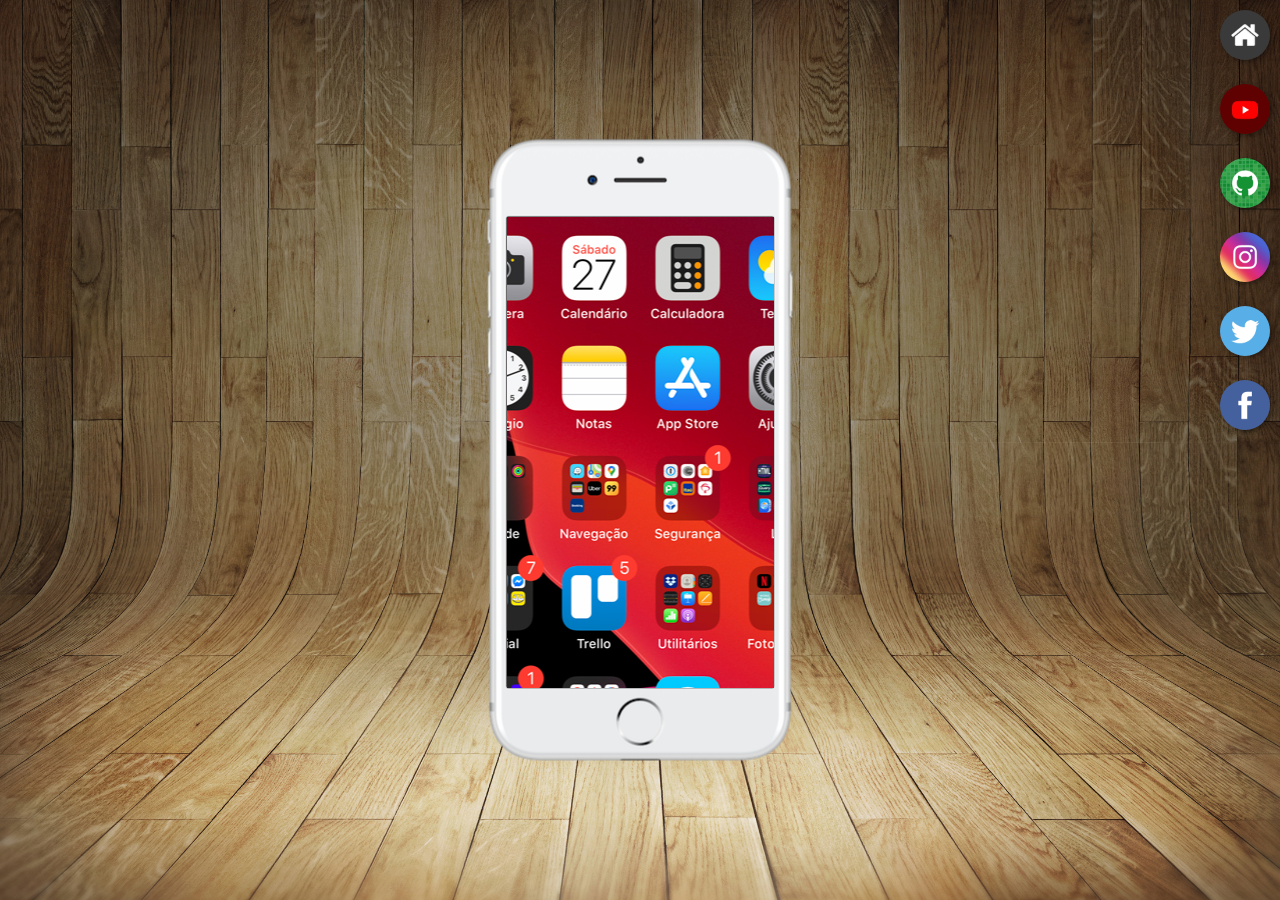
<file: index.html>
<!DOCTYPE html>
<html lang="pt-br">
<head>
    <meta charset="UTF-8">
    <meta name="viewport" content="width=device-width, initial-scale=1.0">
    <title>Projeto Redes Sociais</title>
    <link rel="shortcut icon" href="favicon.ico" type="image/x-icon">
    <link rel="stylesheet" href="estilos/style.css">
</head>
<body>
    <main>
        <section id="telefone">
            <iframe src="home.html" name="tela" id="tela" frameborder="0">
                Seu navegador não é compatível com isso.
            </iframe>
        </section>
        <section id="redes-sociais">
            <a href="home.html" target="tela"><img src="imagens/logo-home.jpg" alt="Home"></a><br>
            <a href="youtube.html" target="tela"><img src="imagens/logo-youtube.jpg" alt="Youtube"></a><br>
            <a href="github.html" target="tela"><img src="imagens/logo-github.jpg" alt="Github"></a><br>
            <a href="instagram.html" target="tela"><img src="imagens/logo-instagram.jpg" alt="Instagran"></a><br>
            <a href="twitter.html" target="tela"><img src="imagens/logo-twitter.jpg" alt="Twitter"></a><br>
            <a href="facebook.html" target="tela"><img src="imagens/logo-facebook.jpg" alt="Facebook"></a><br>
        </section>
    </main>
</body>
</html>
</file>
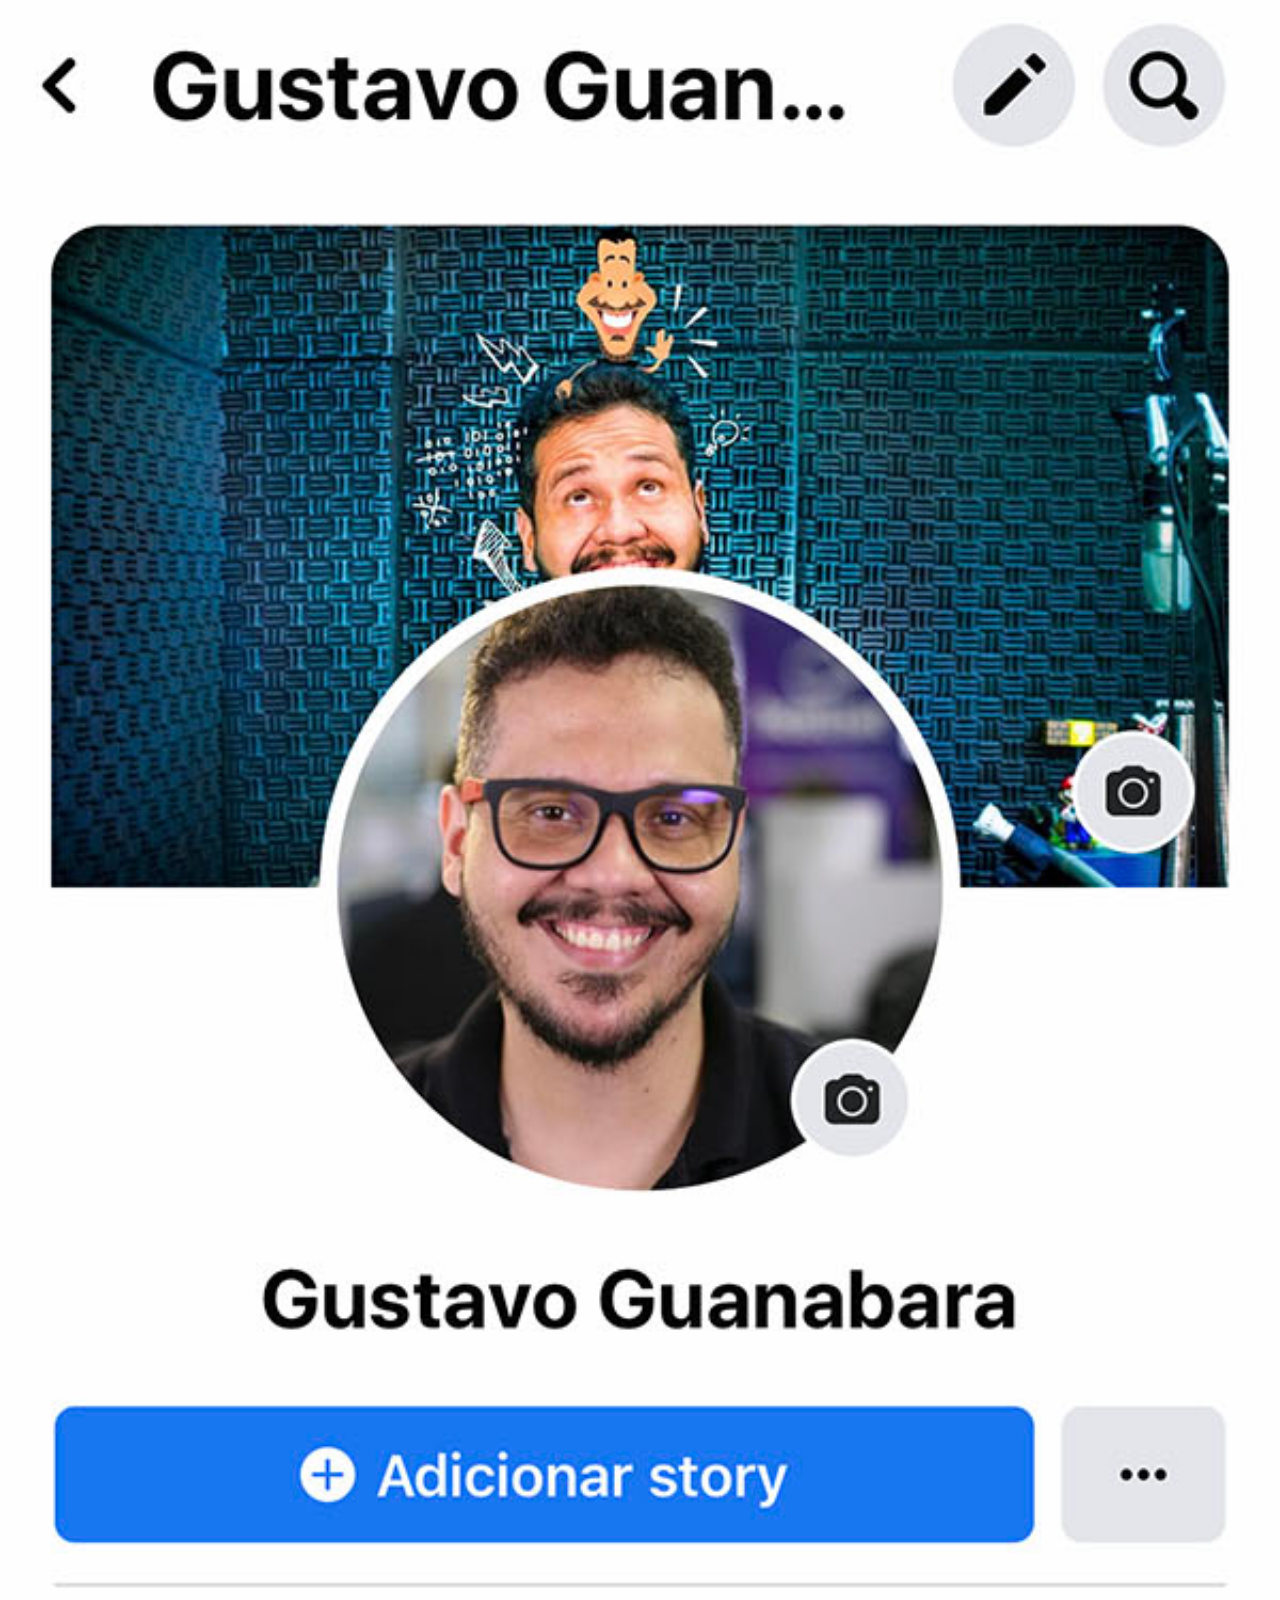
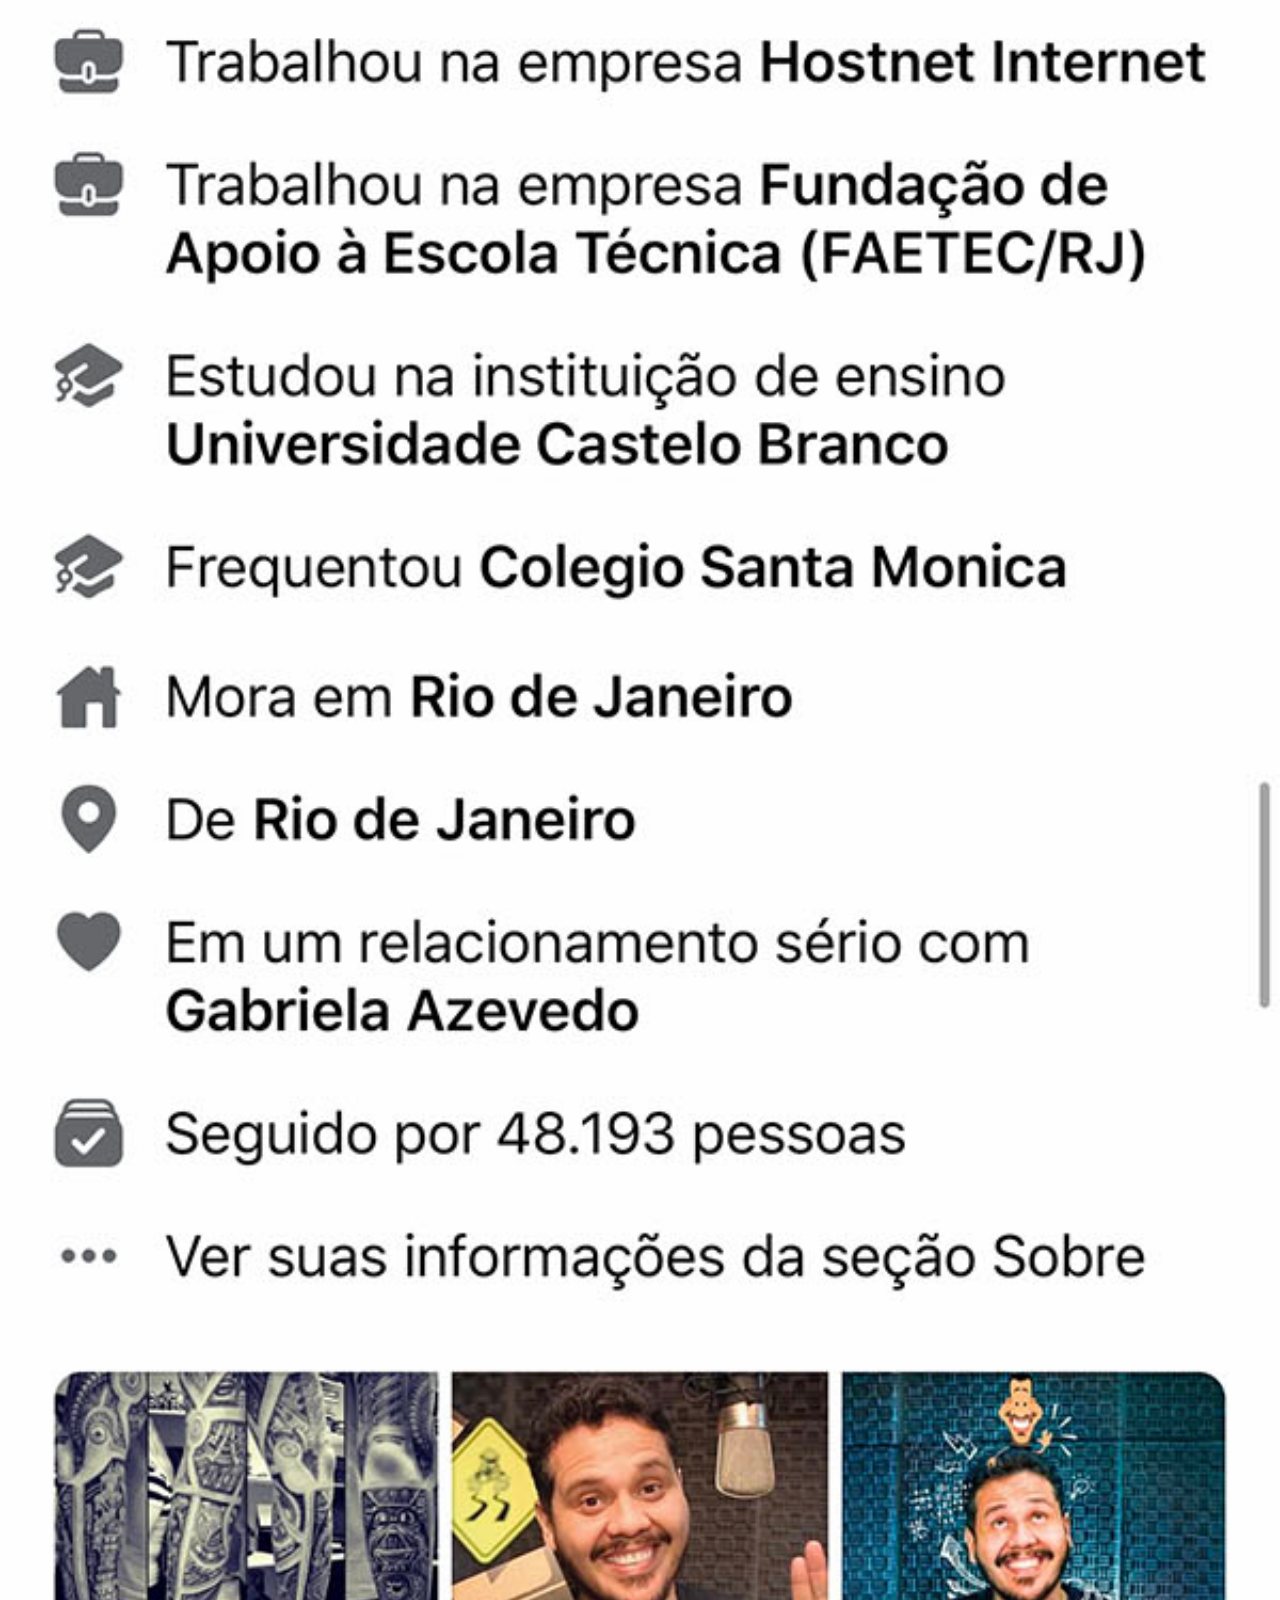
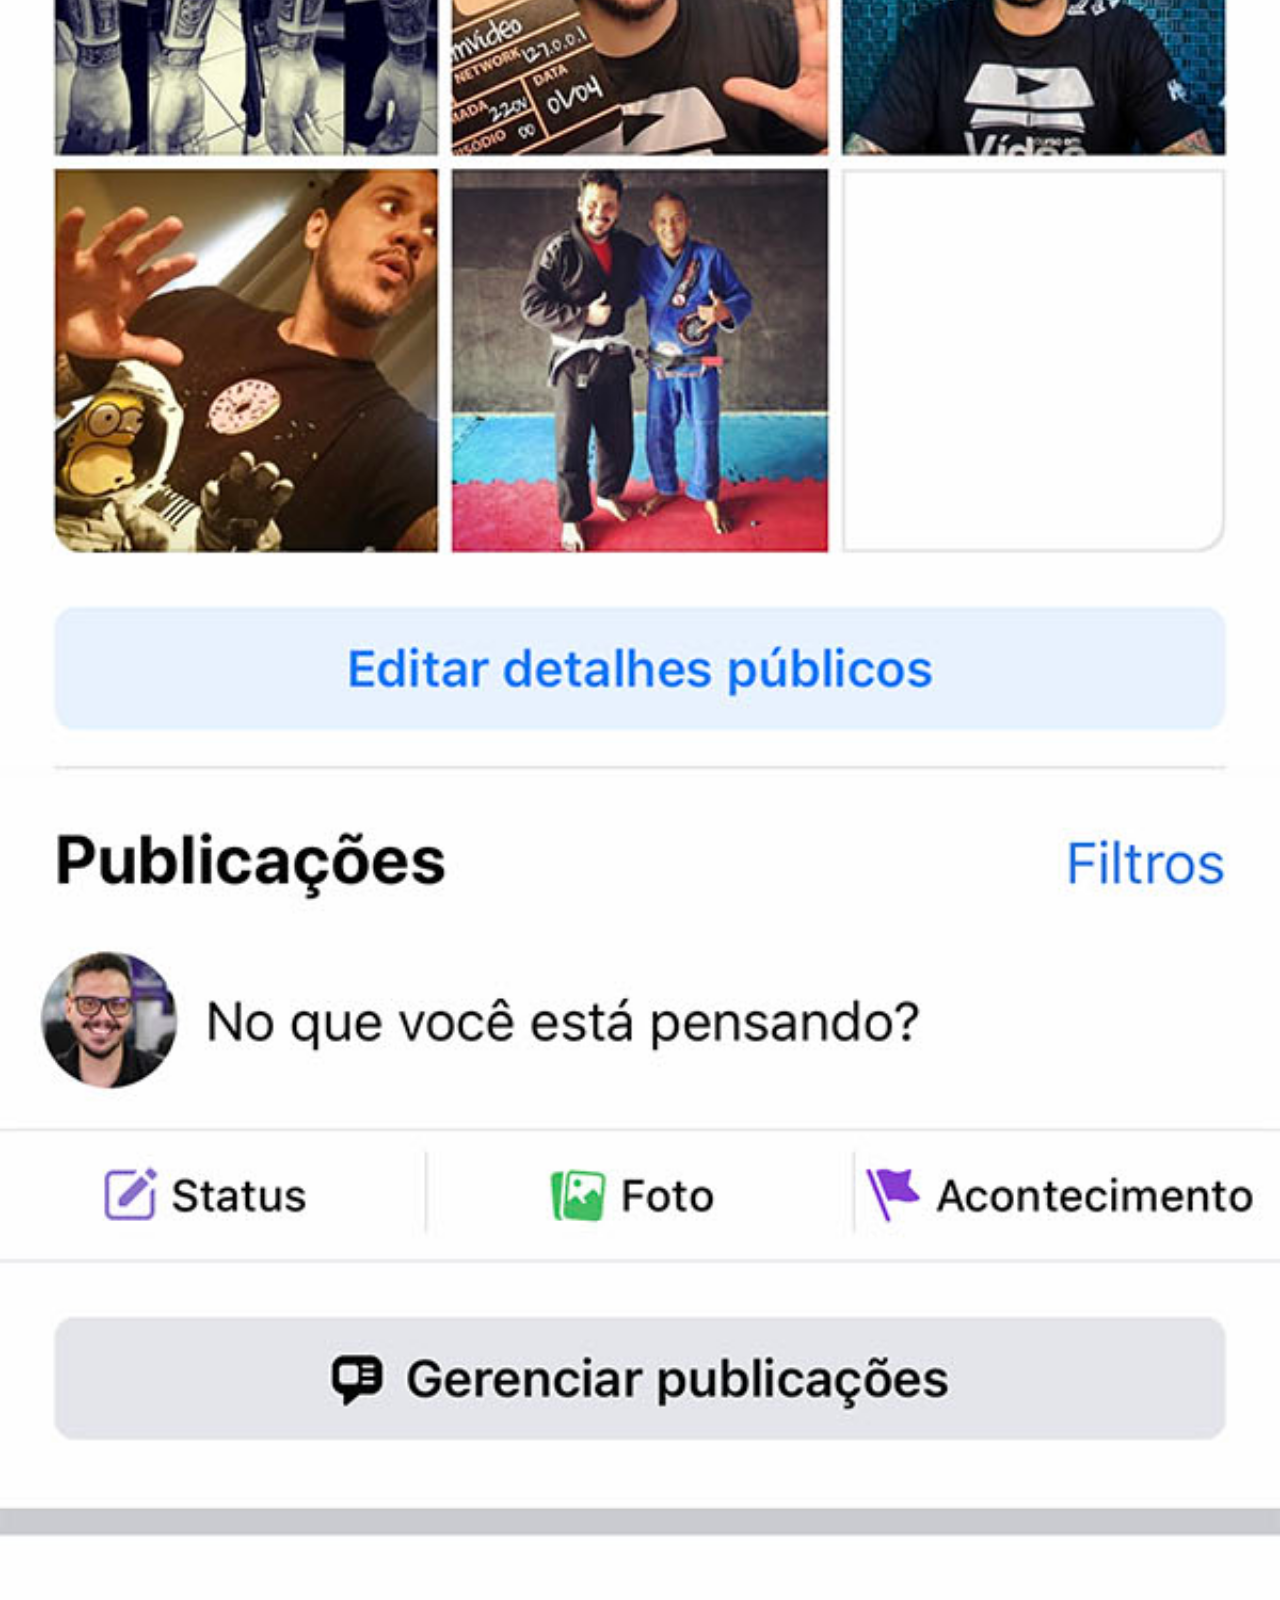
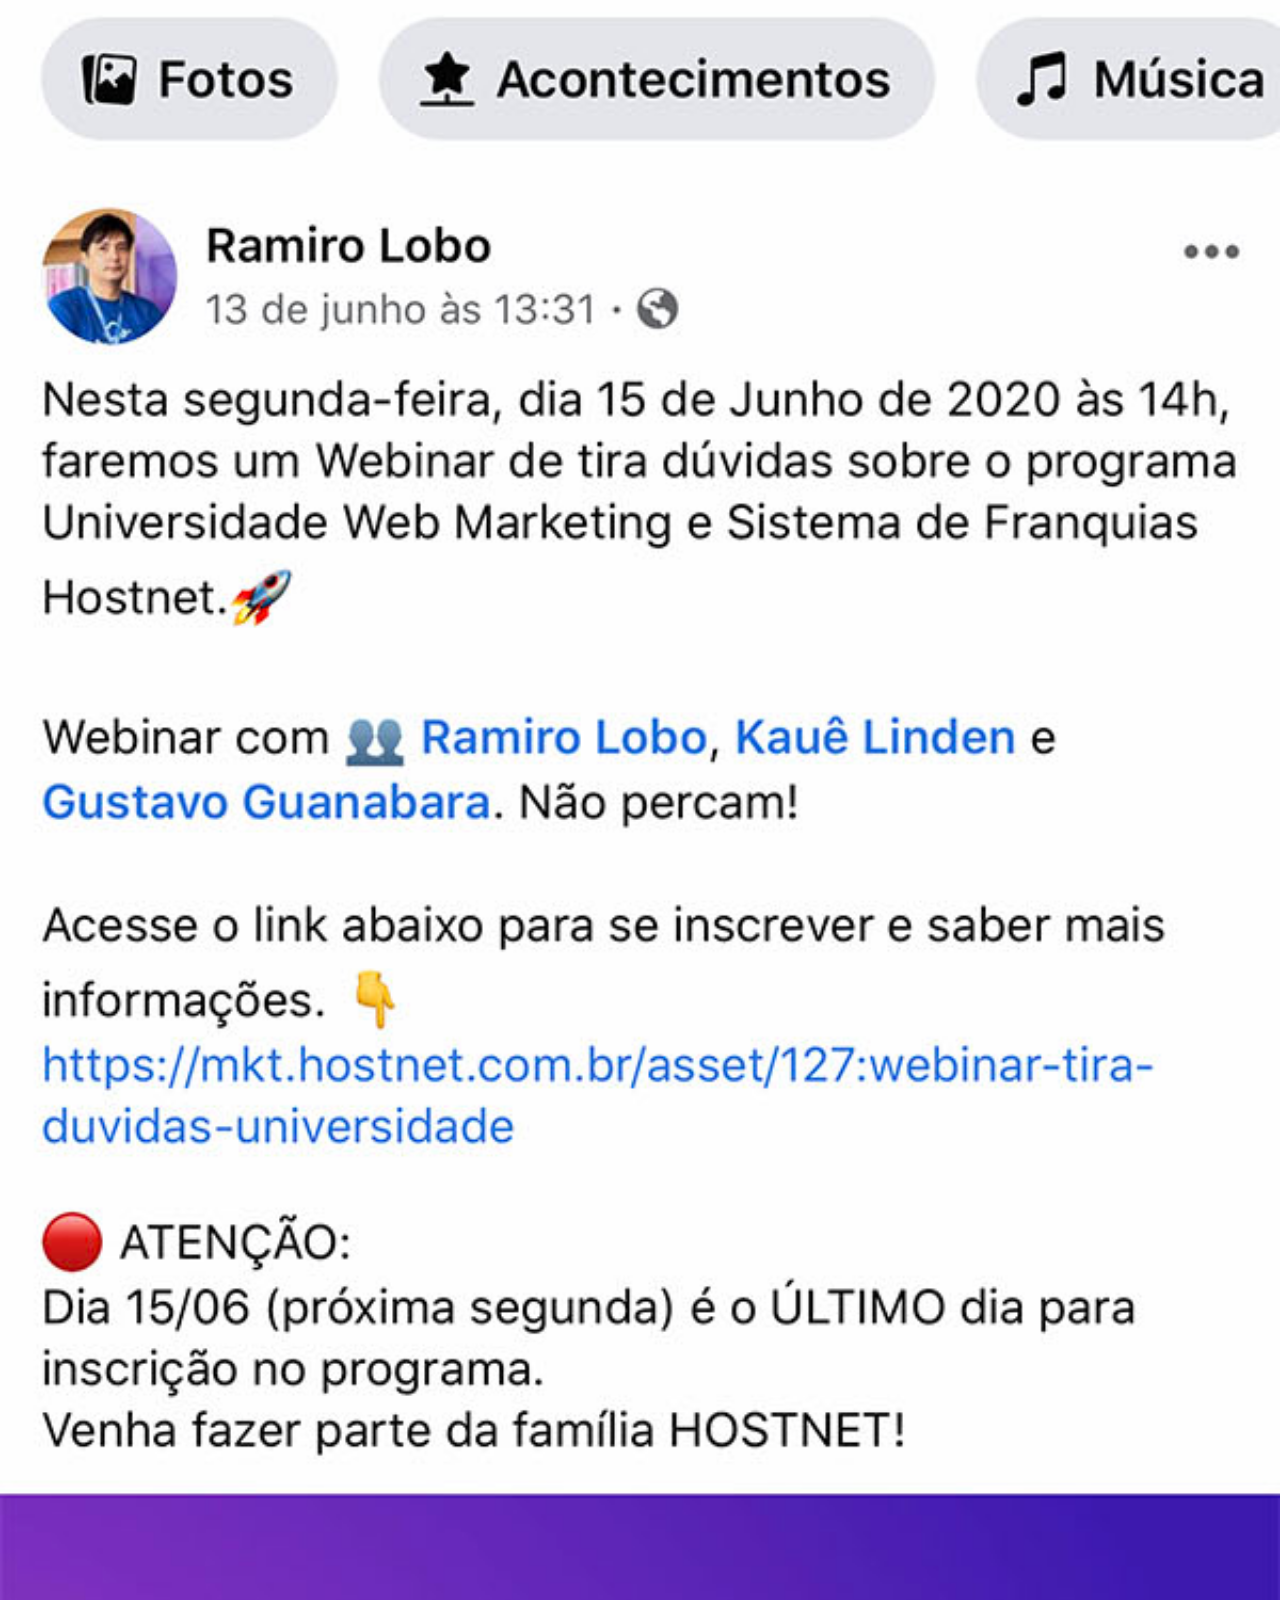
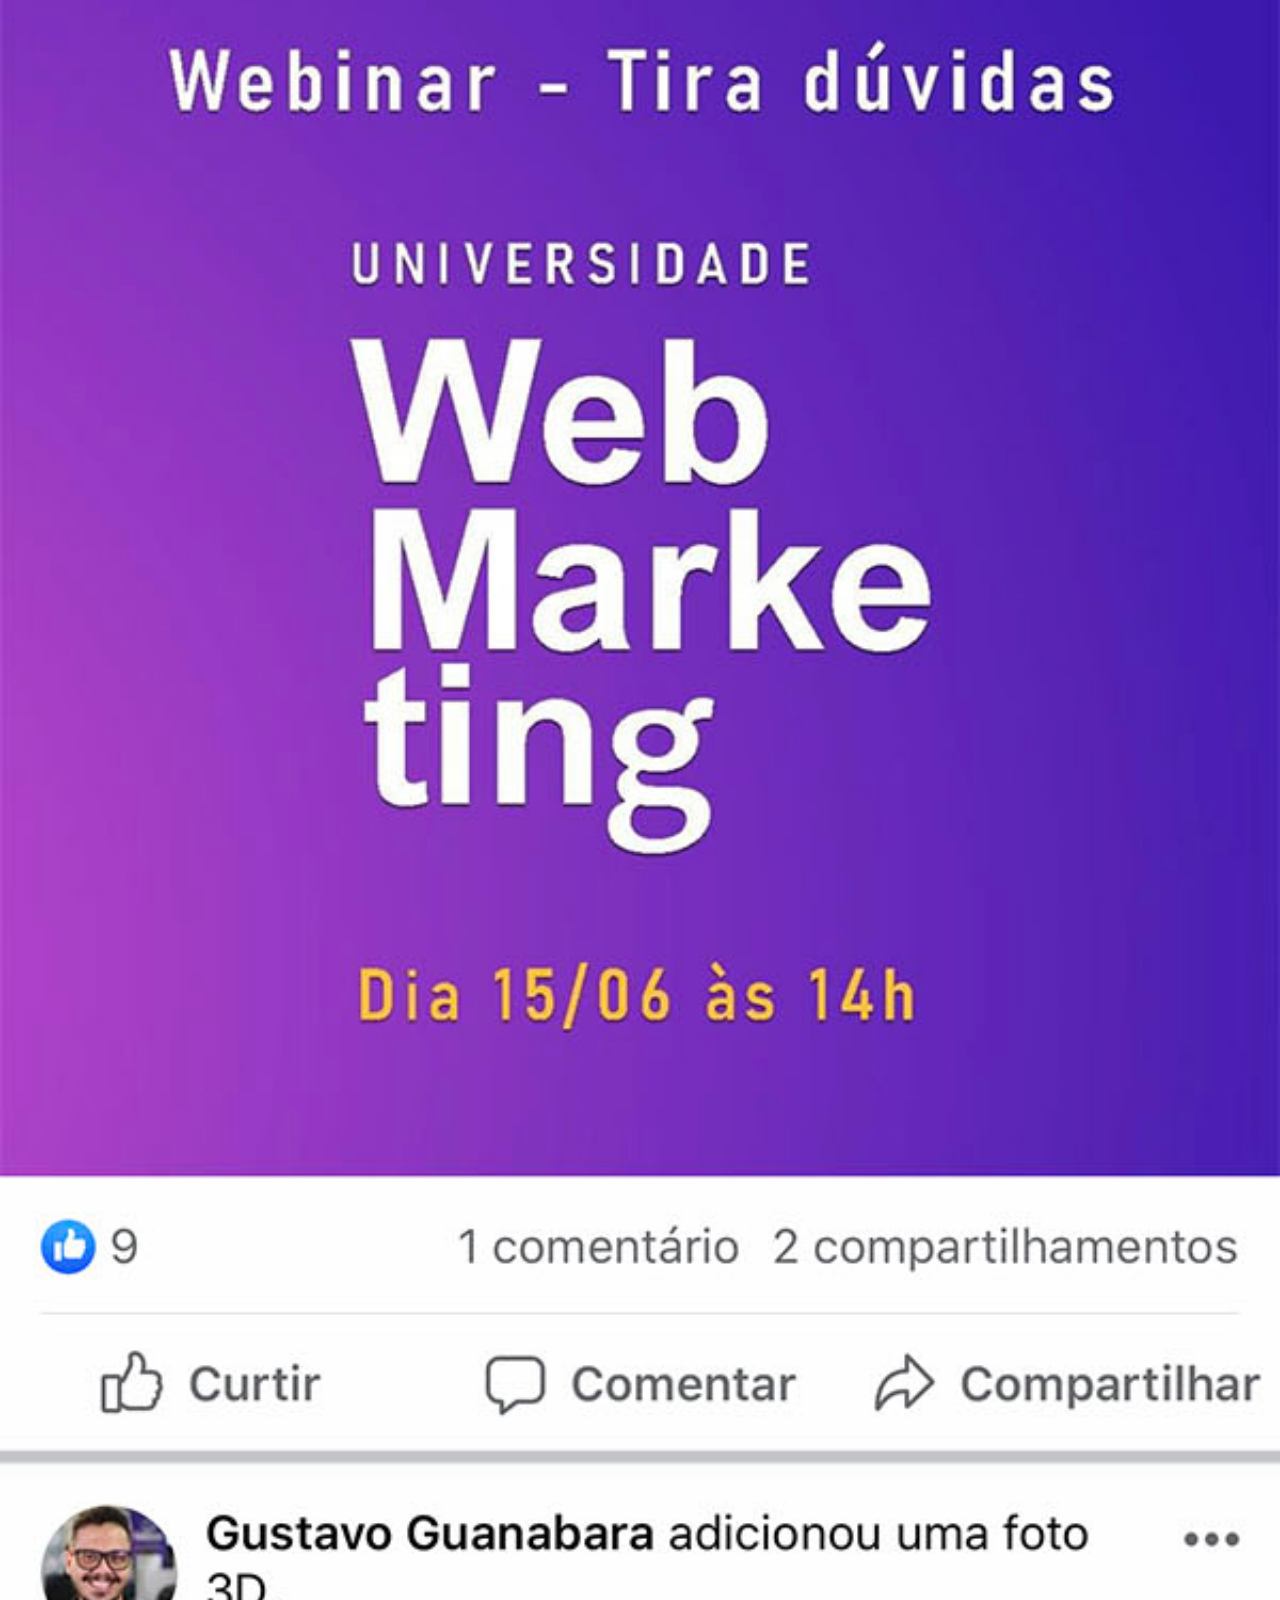
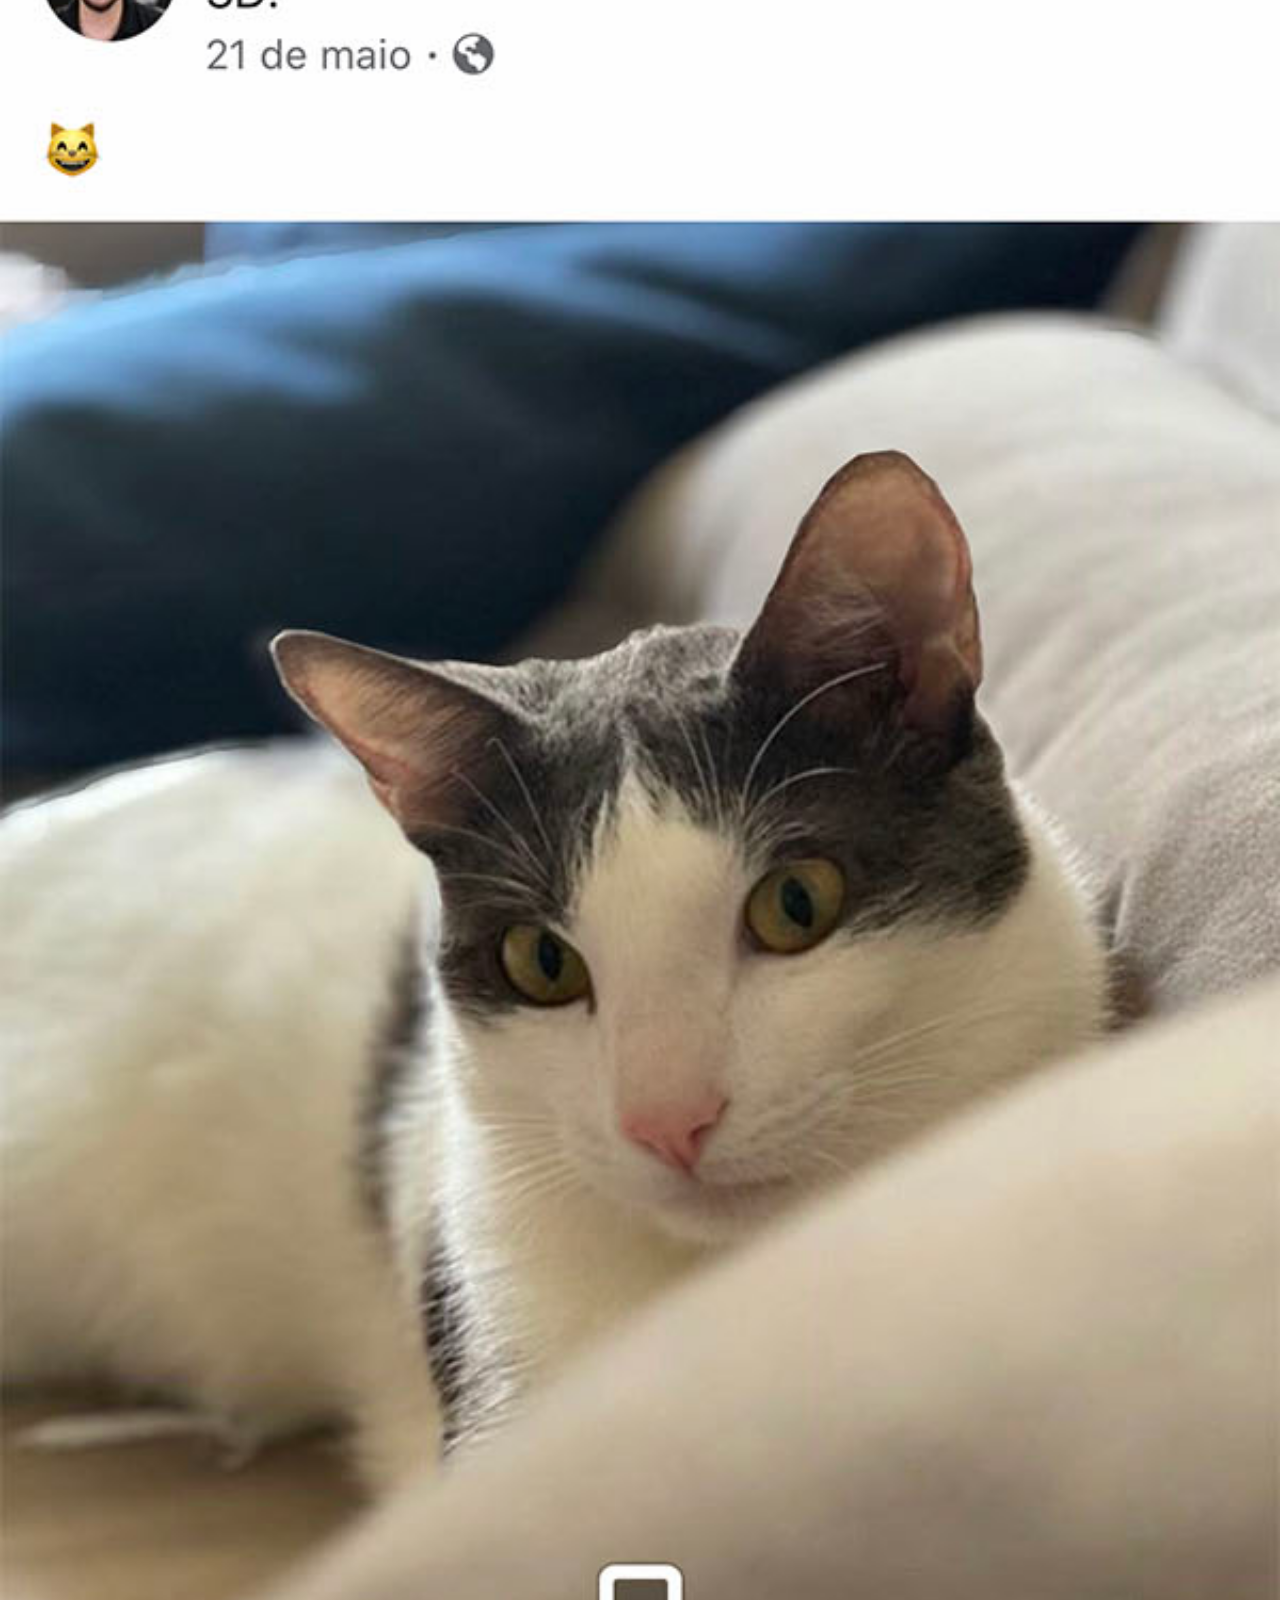
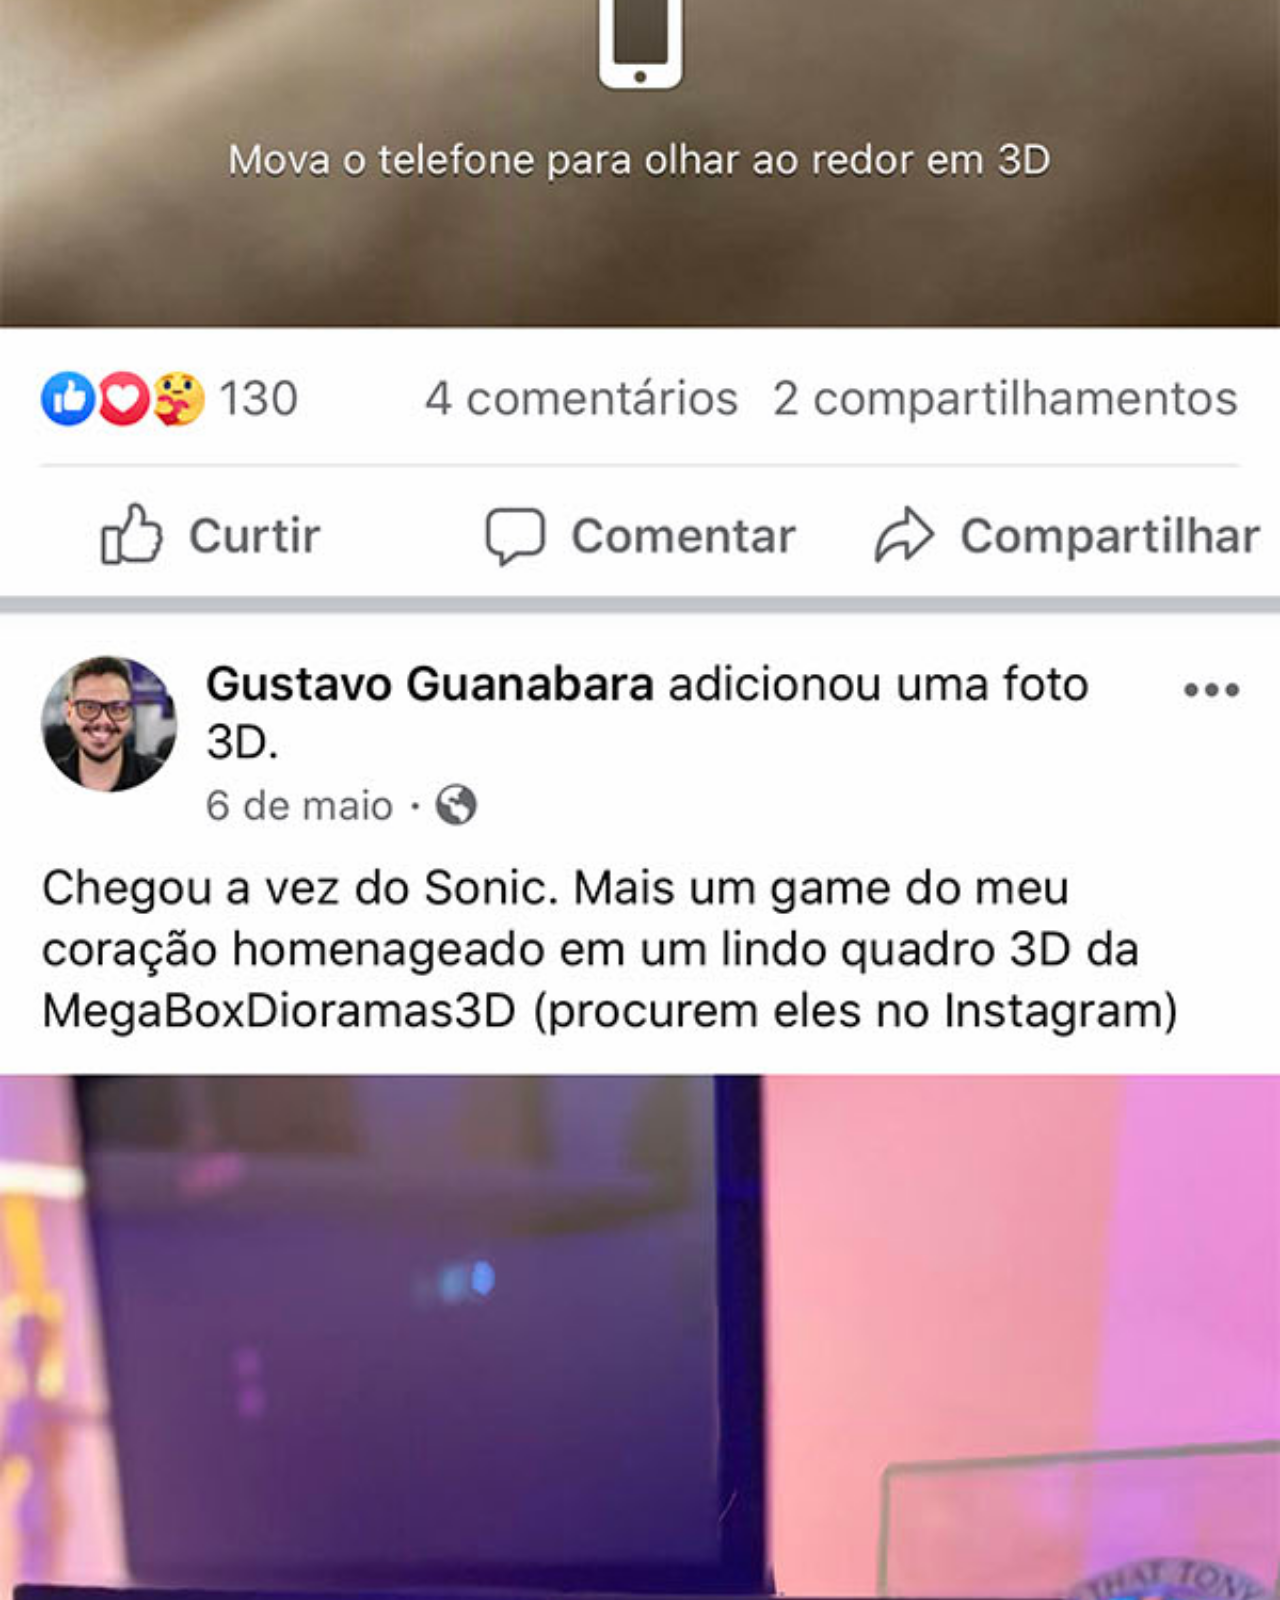
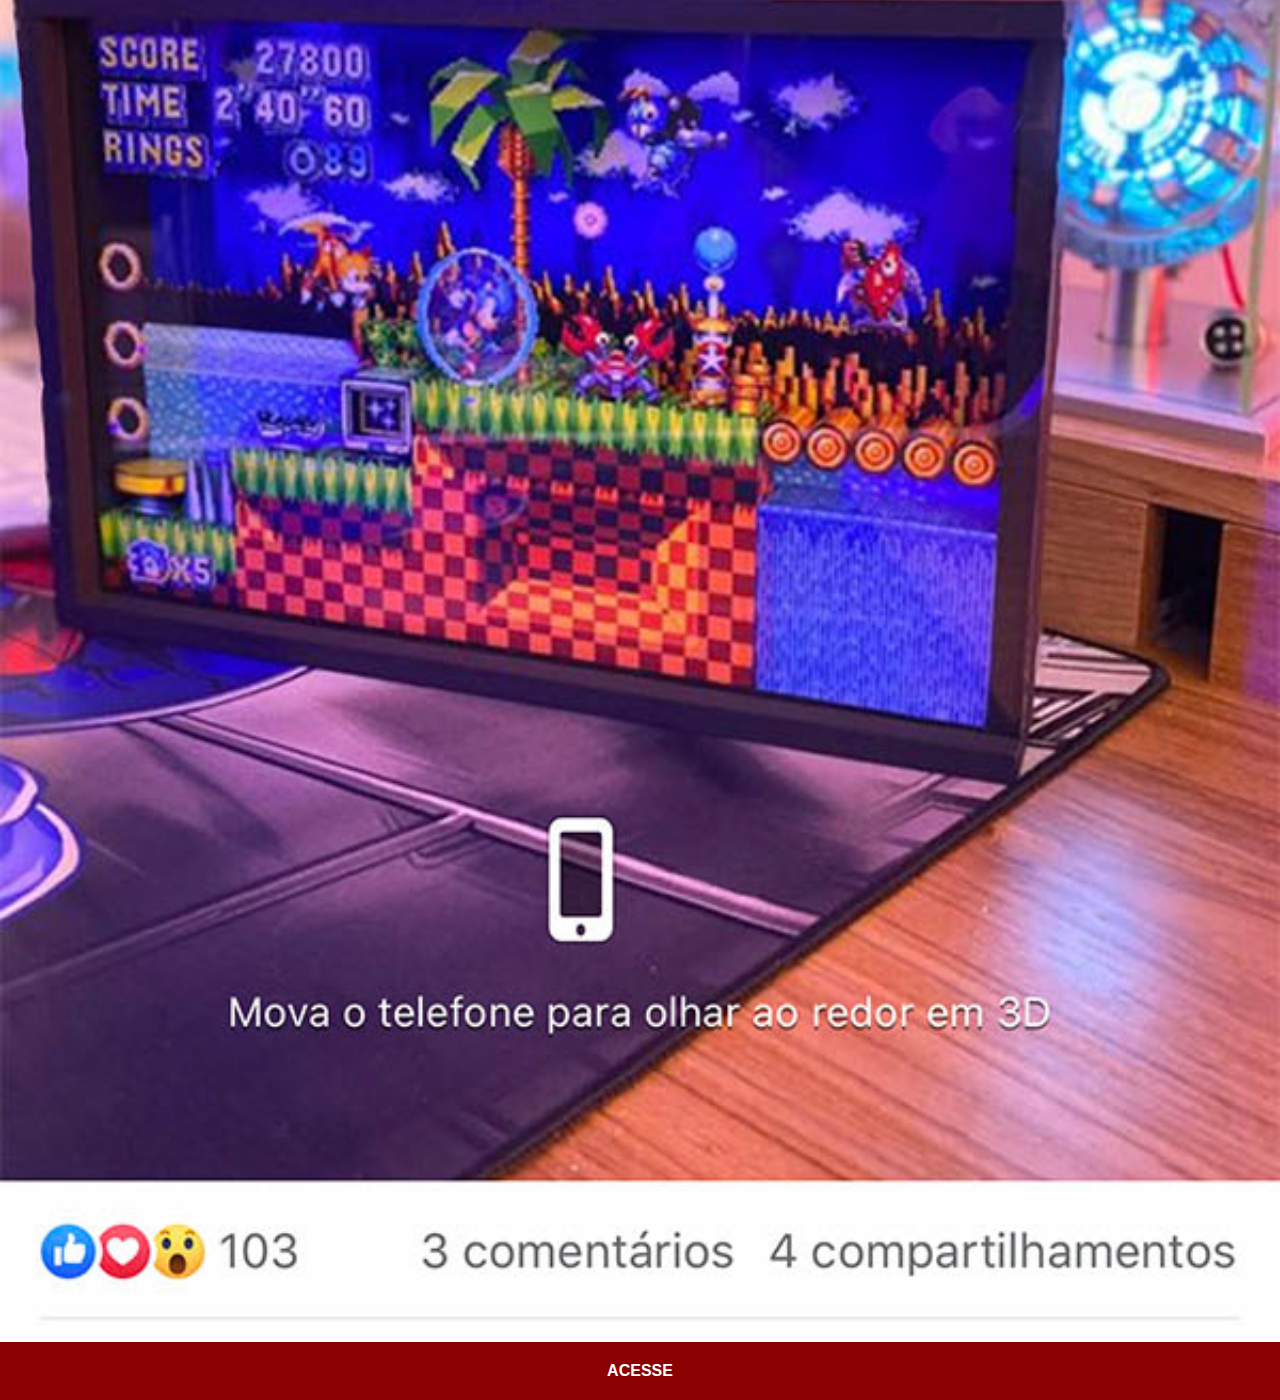
<file: facebook.html>
<!DOCTYPE html>
<html lang="pt-br">
<head>
    <meta charset="UTF-8">
    <meta name="viewport" content="width=device-width, initial-scale=1.0">
    <title>faceboook</title>
    <link rel="stylesheet" href="estilos/social.css">
</head>
<body>
    <img src="imagens/tela-facebook.jpg" alt="Facebook">
    <a href="https://www.facebook.com/" target="_blank">ACESSE</a>
</body>
</html>
</file>
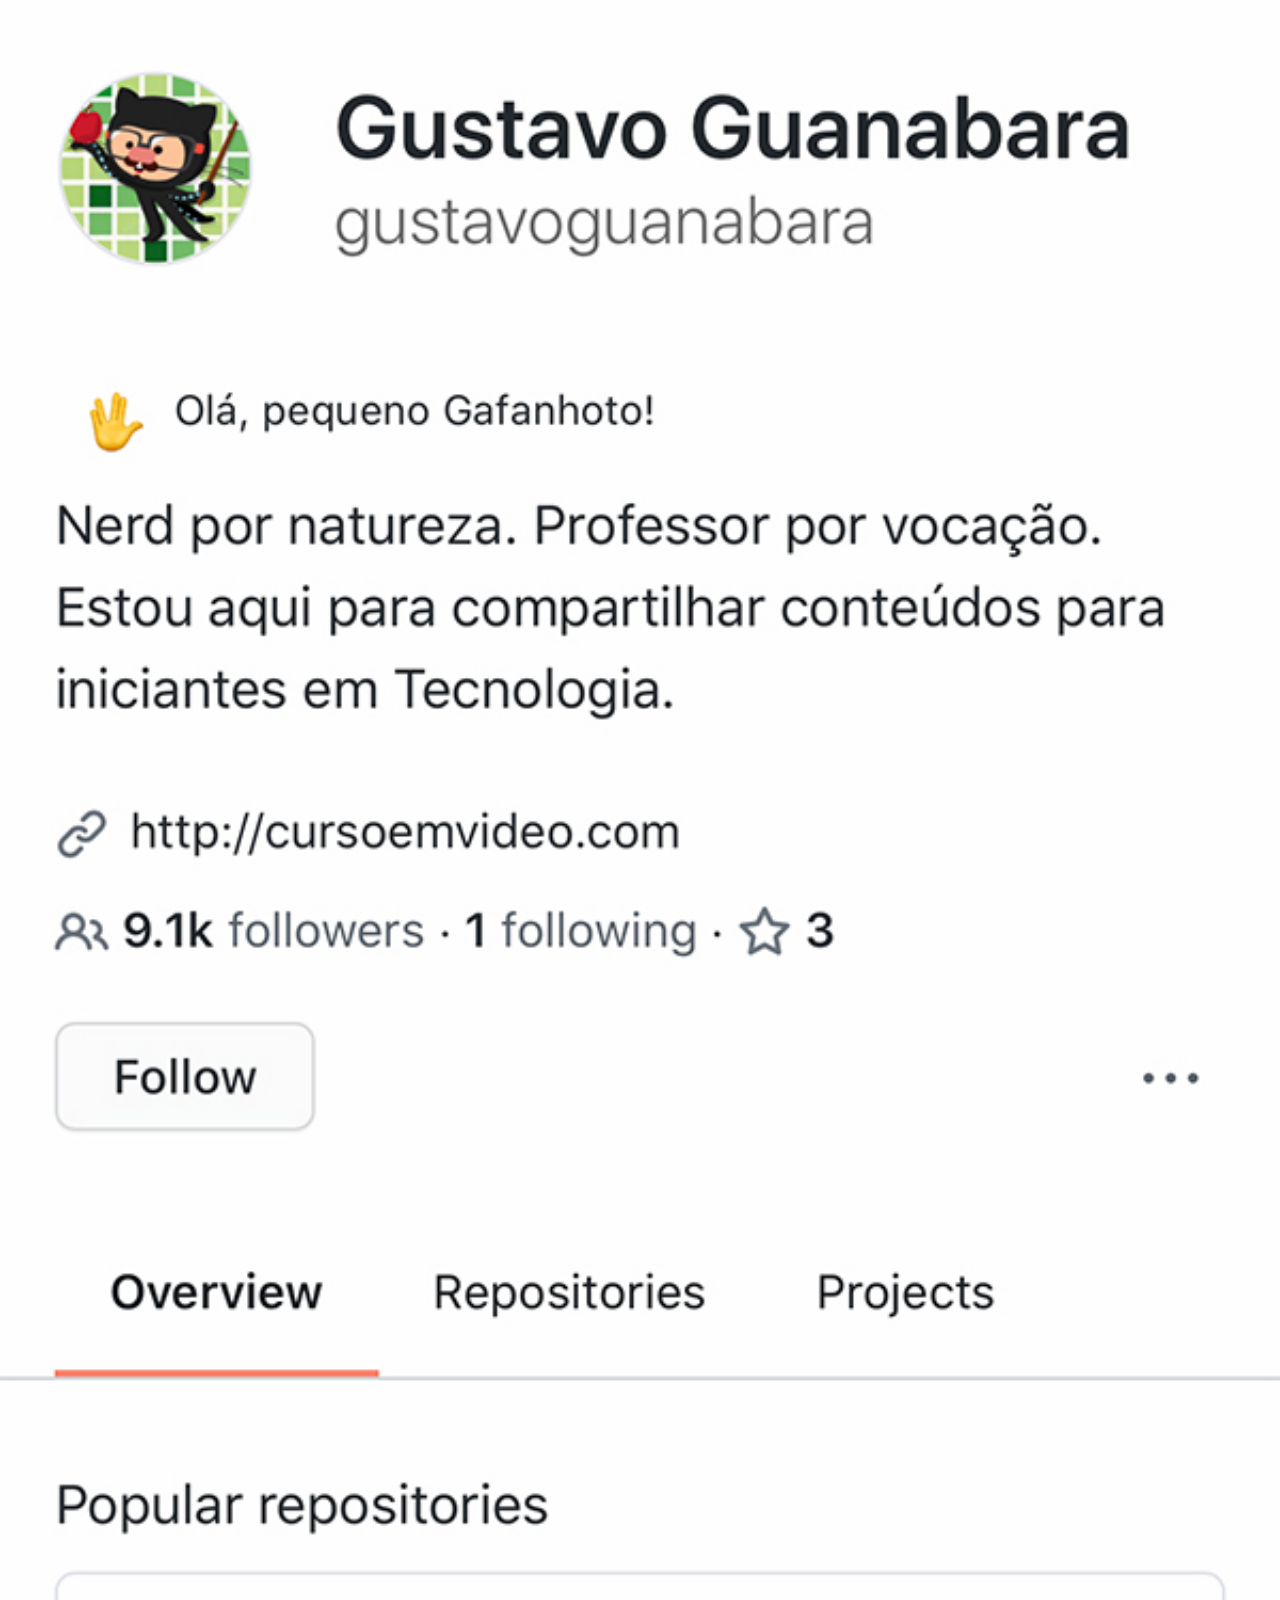
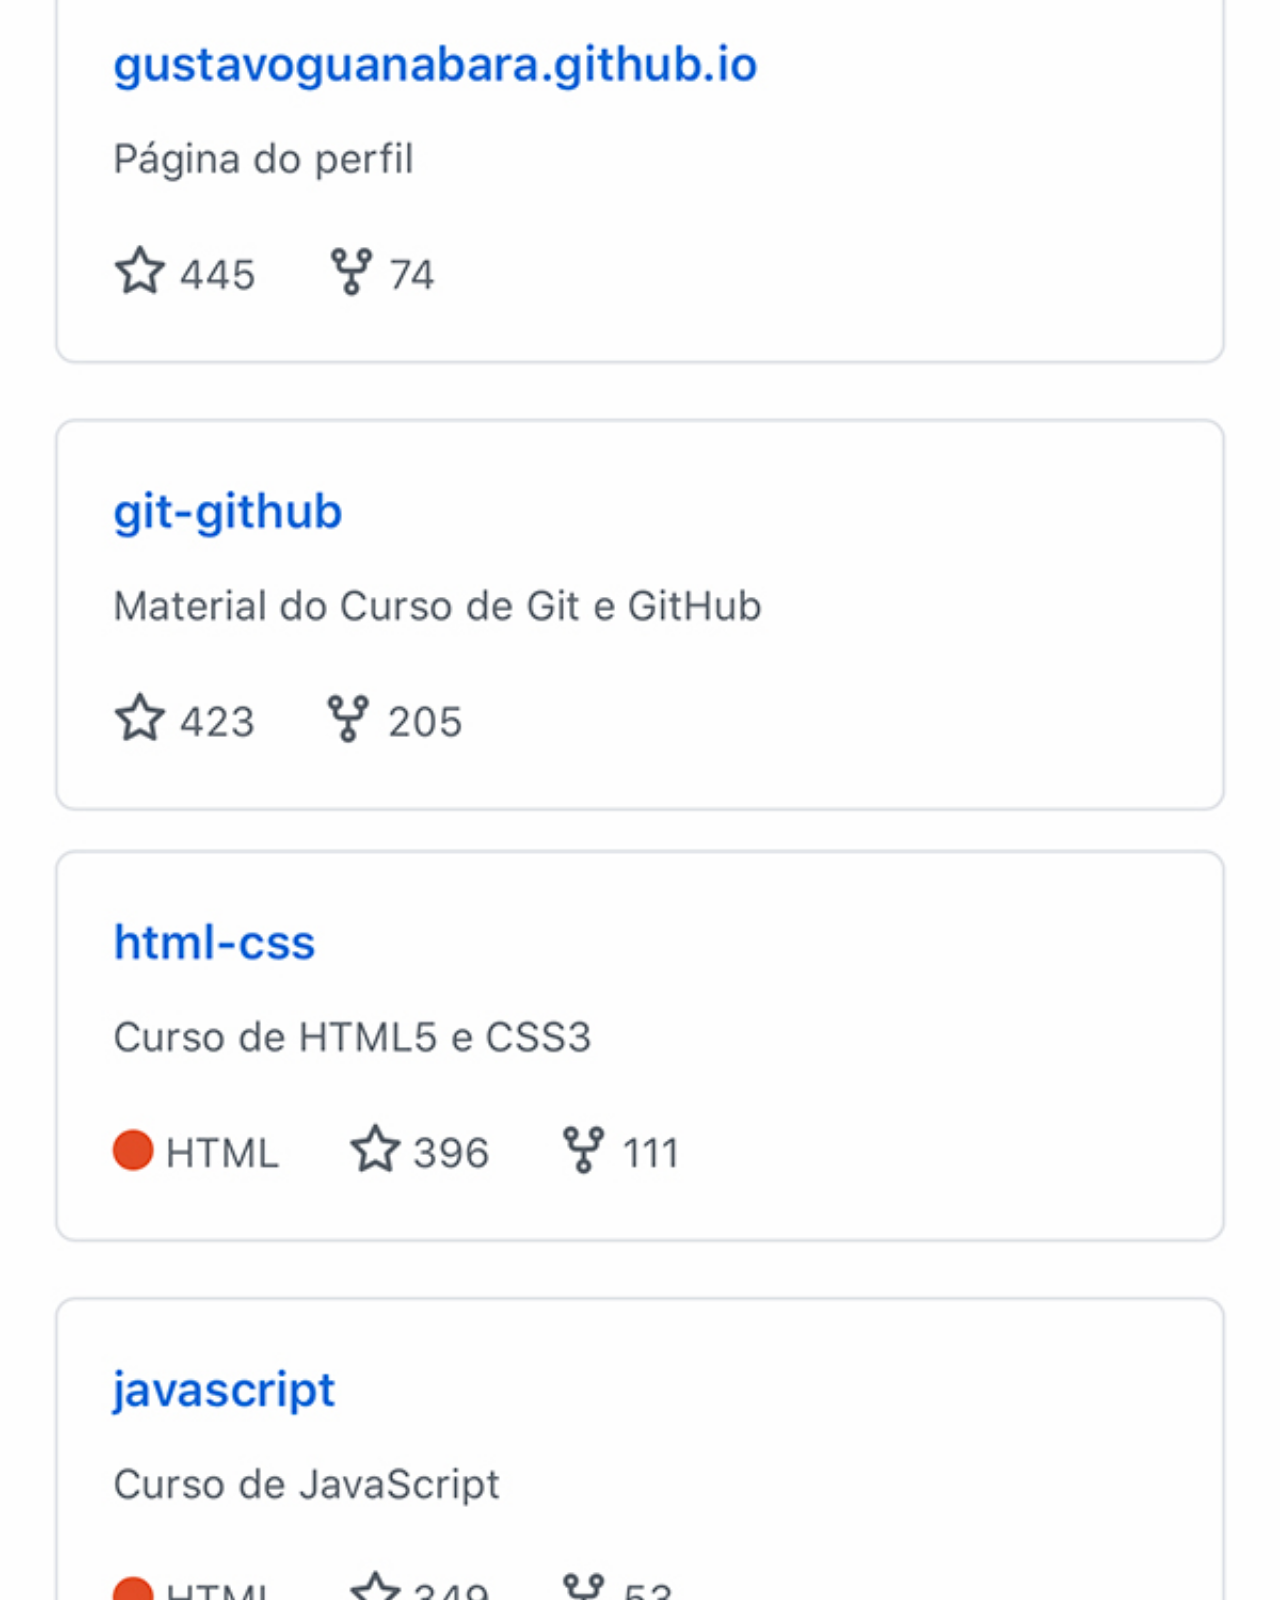
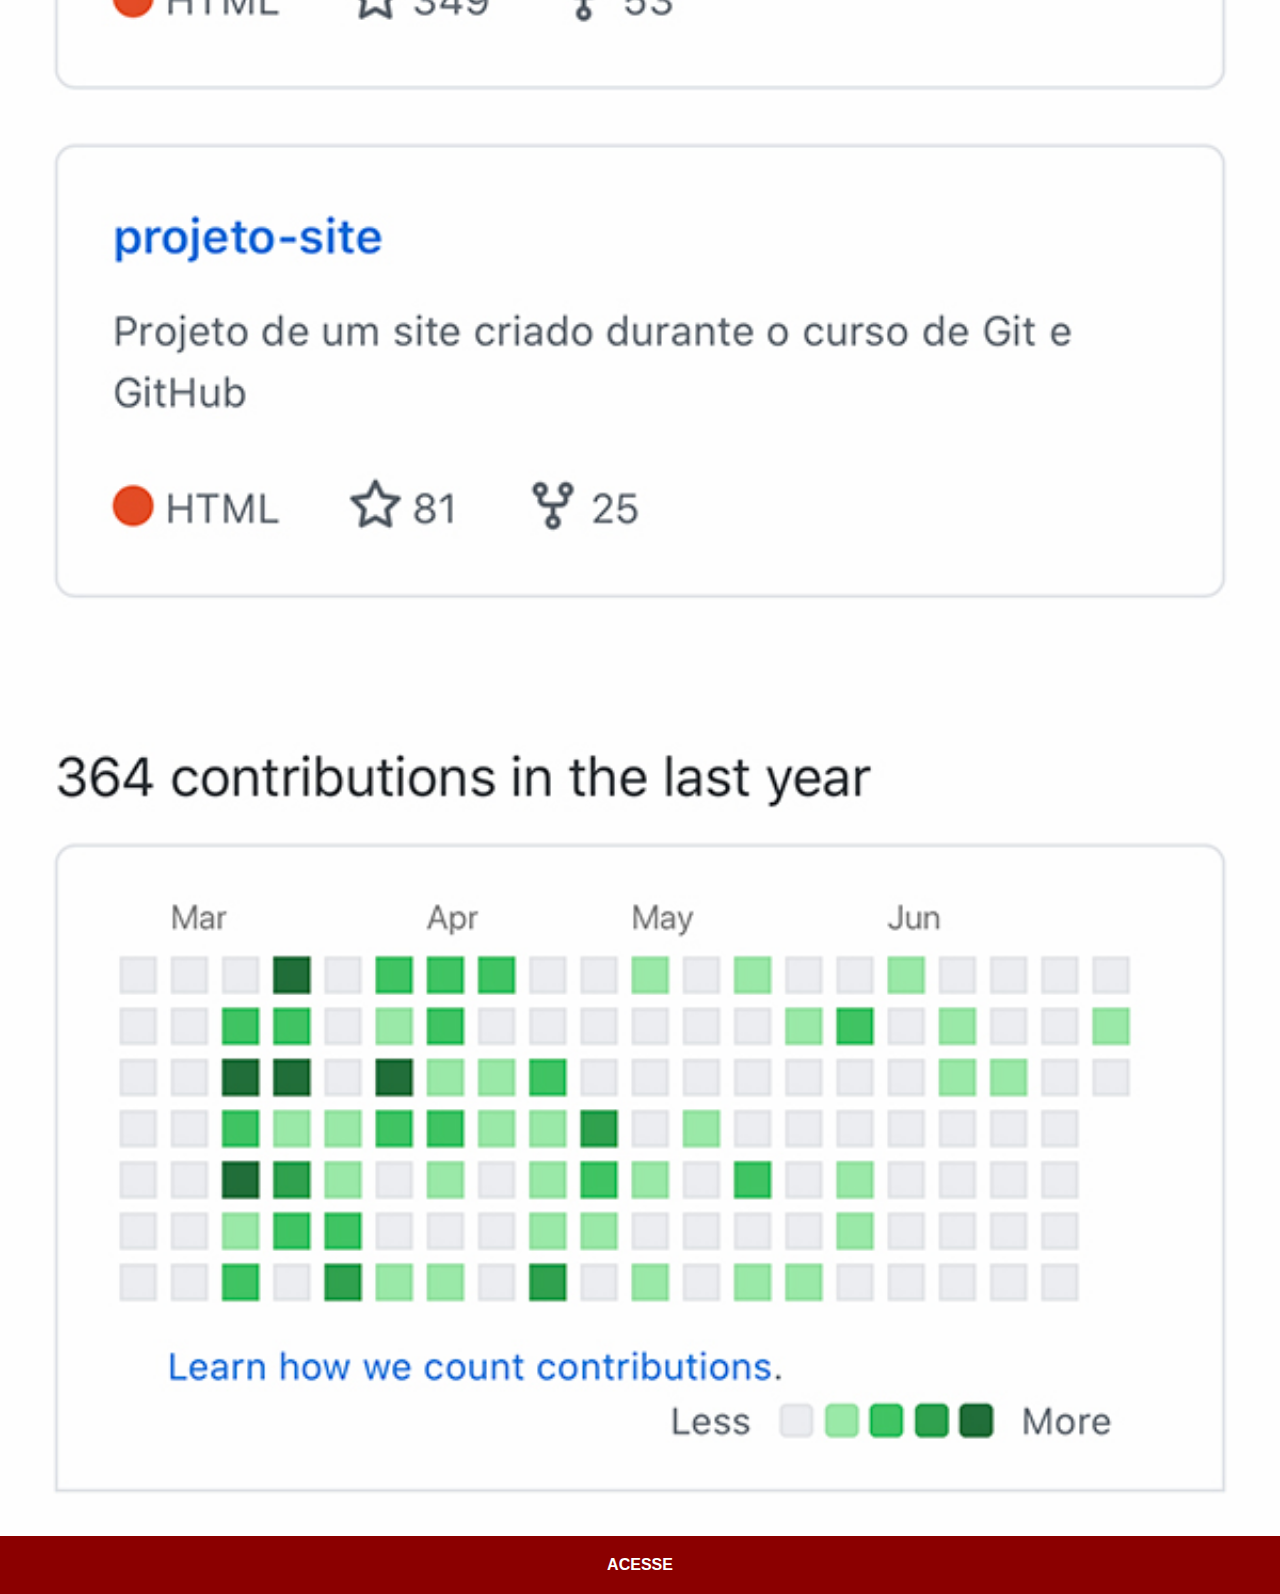
<file: github.html>
<!DOCTYPE html>
<html lang="pt-br">
<head>
    <meta charset="UTF-8">
    <meta name="viewport" content="width=device-width, initial-scale=1.0">
    <title>GitHub</title>
    <link rel="stylesheet" href="estilos/social.css">
</head>
<body>
    <img src="imagens/tela-github.jpg" alt="GitHub">
    <a href="https://github.com/gustavoguanabara" target="_blank">ACESSE</a>
</body>
</html>
</file>
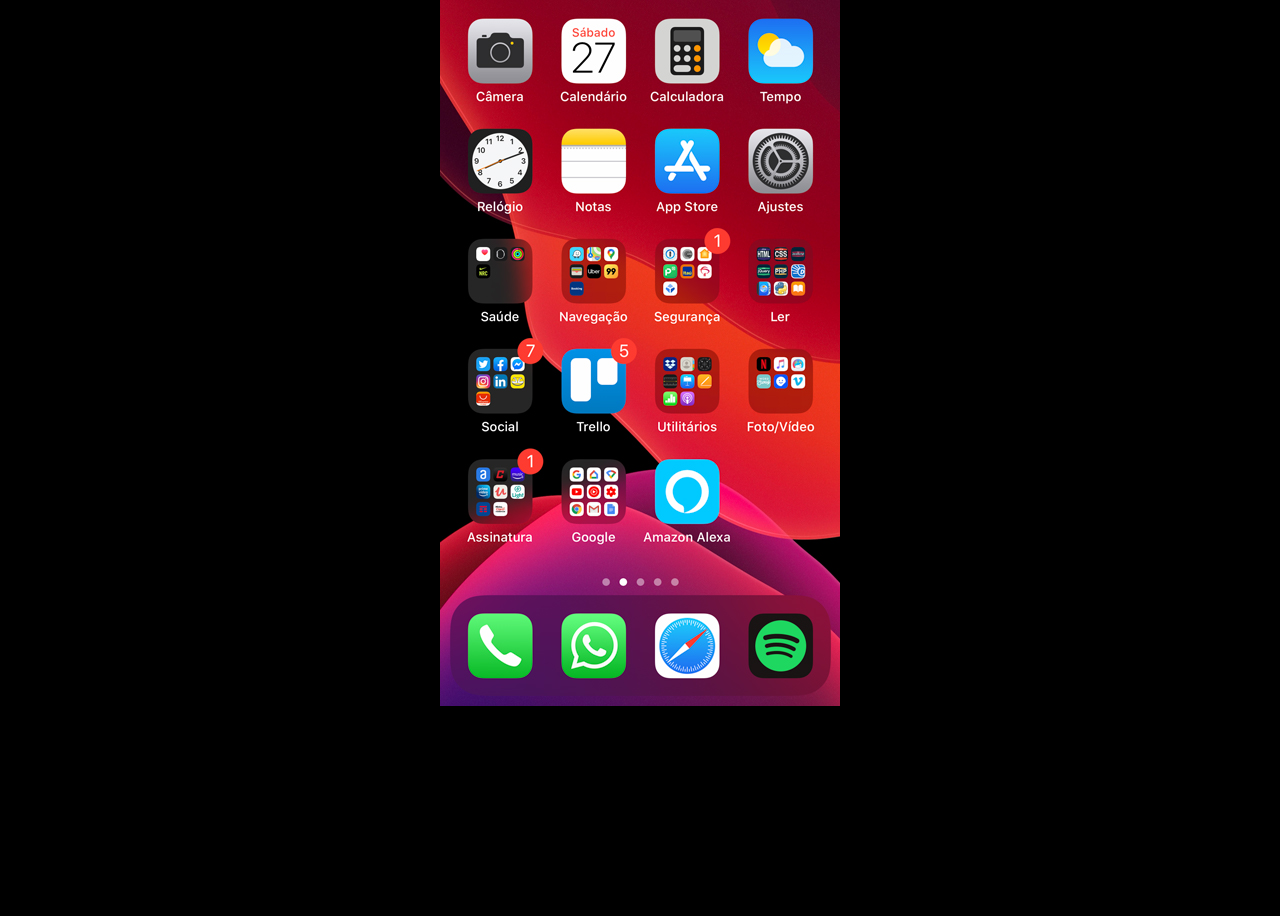
<file: home.html>
<!DOCTYPE html>
<html lang="pt-br">
<head>
    <meta charset="UTF-8">
    <meta name="viewport" content="width=device-width, initial-scale=1.0">
    <title>Home</title>
    <style>
        * margin {
            padding: 0px;
            margin: 0px;
        }

        body {
            width: 100vw;
            height: 100vh;
            background: black url('imagens/tela-home.jpg') no-repeat top center;
        }
    </style>
</head>
<body>
    
</body>
</html>
</file>
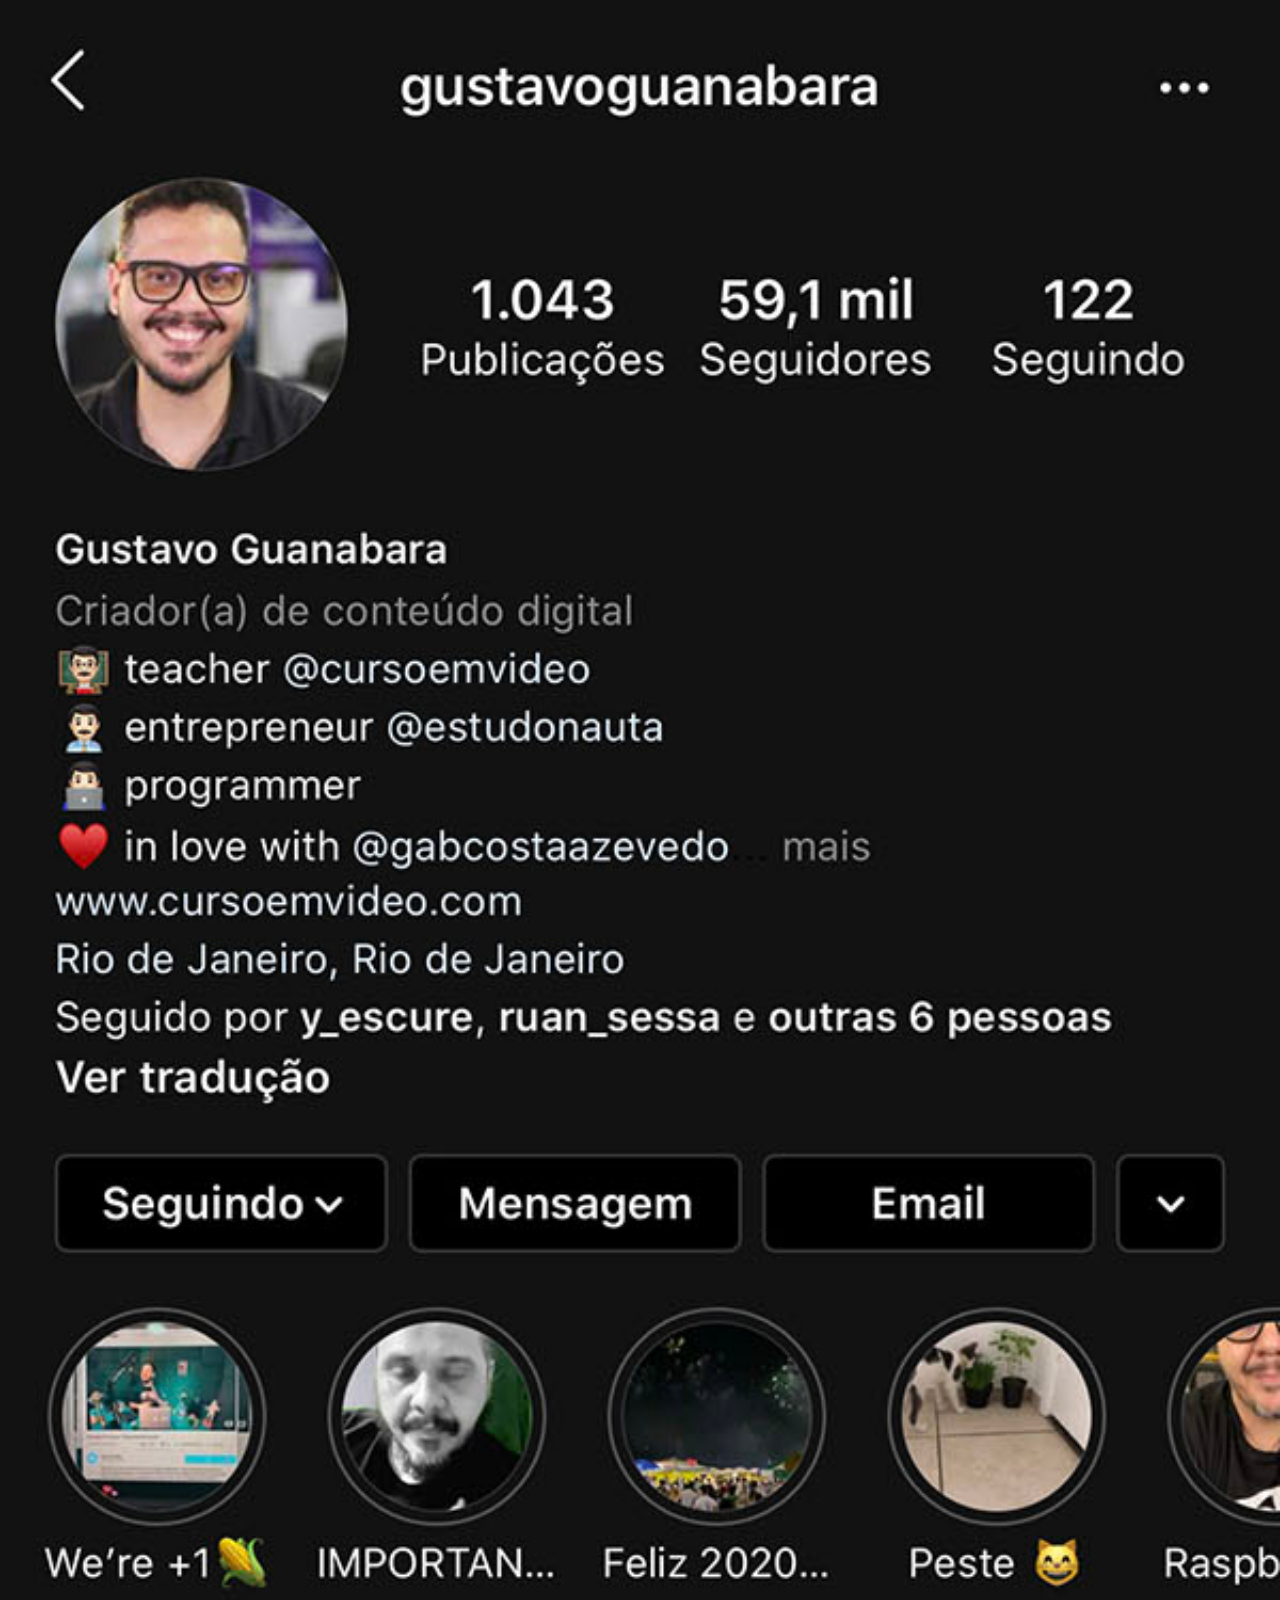
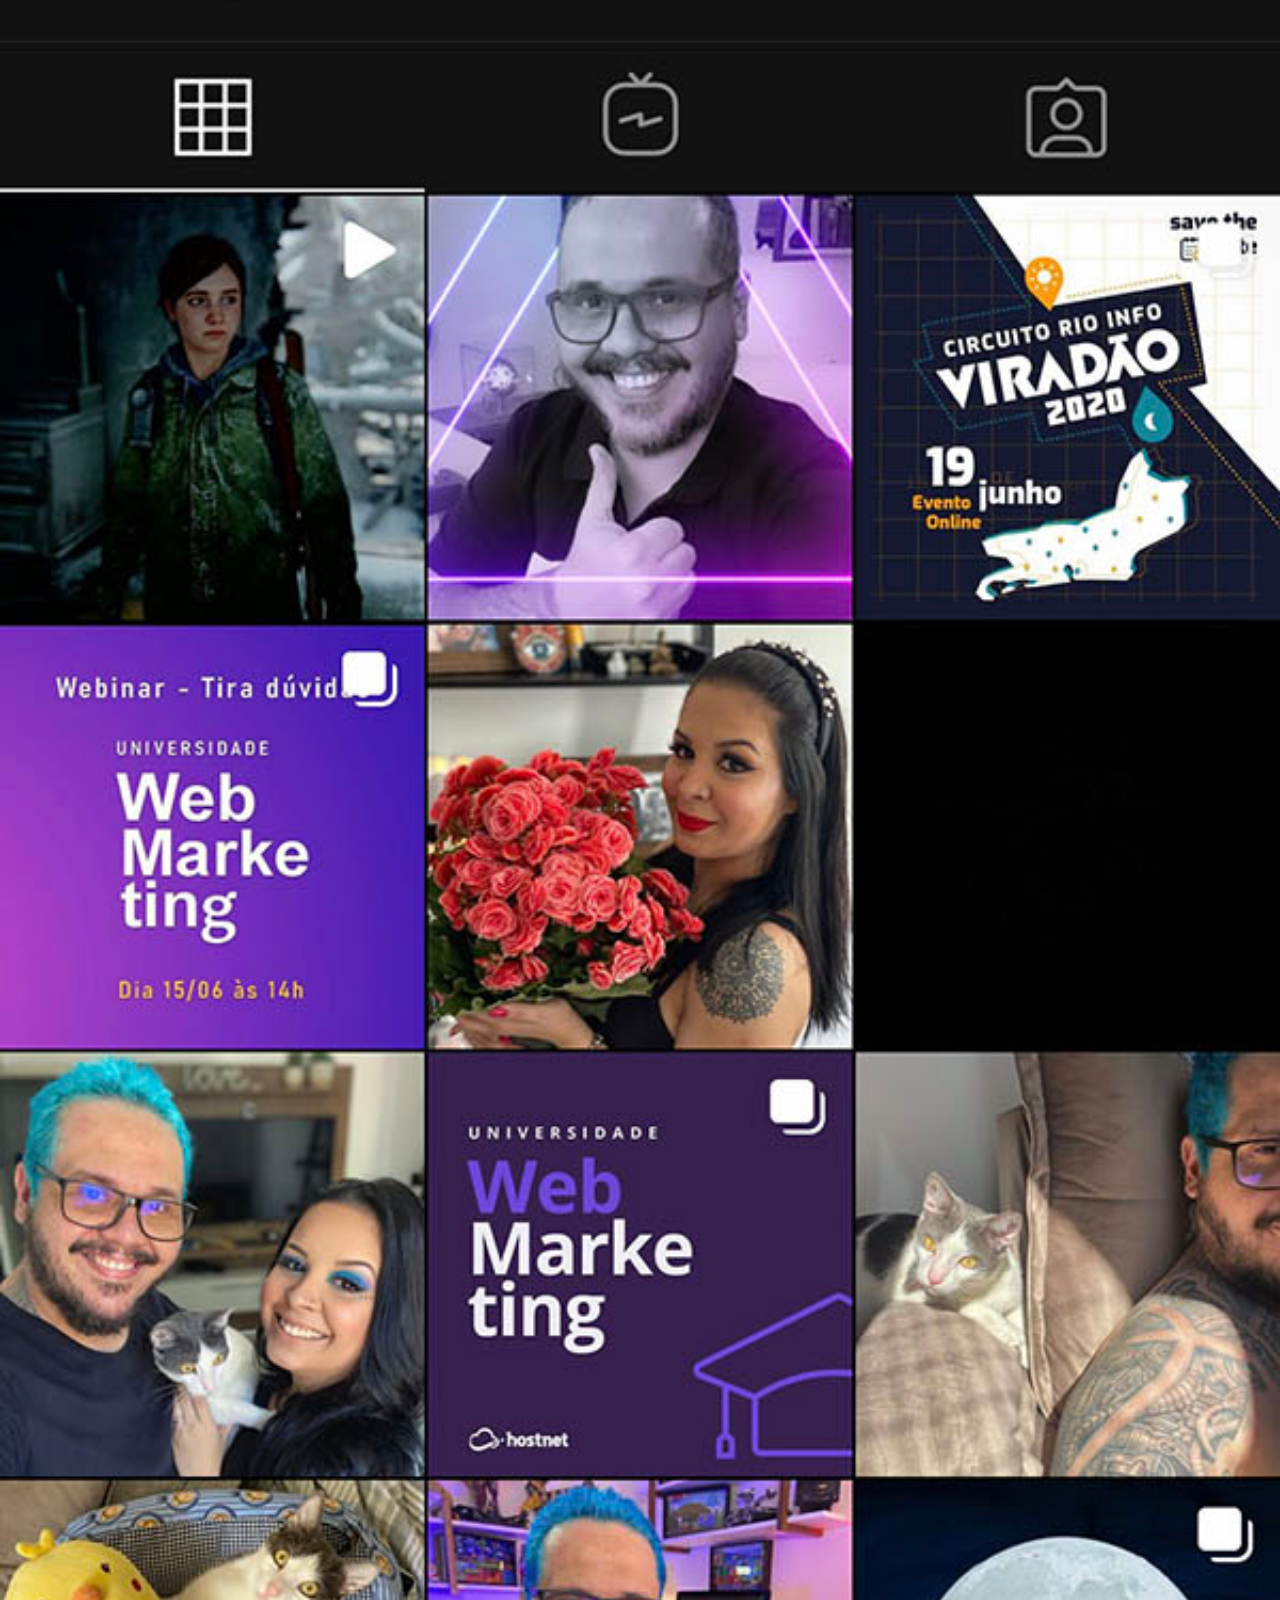
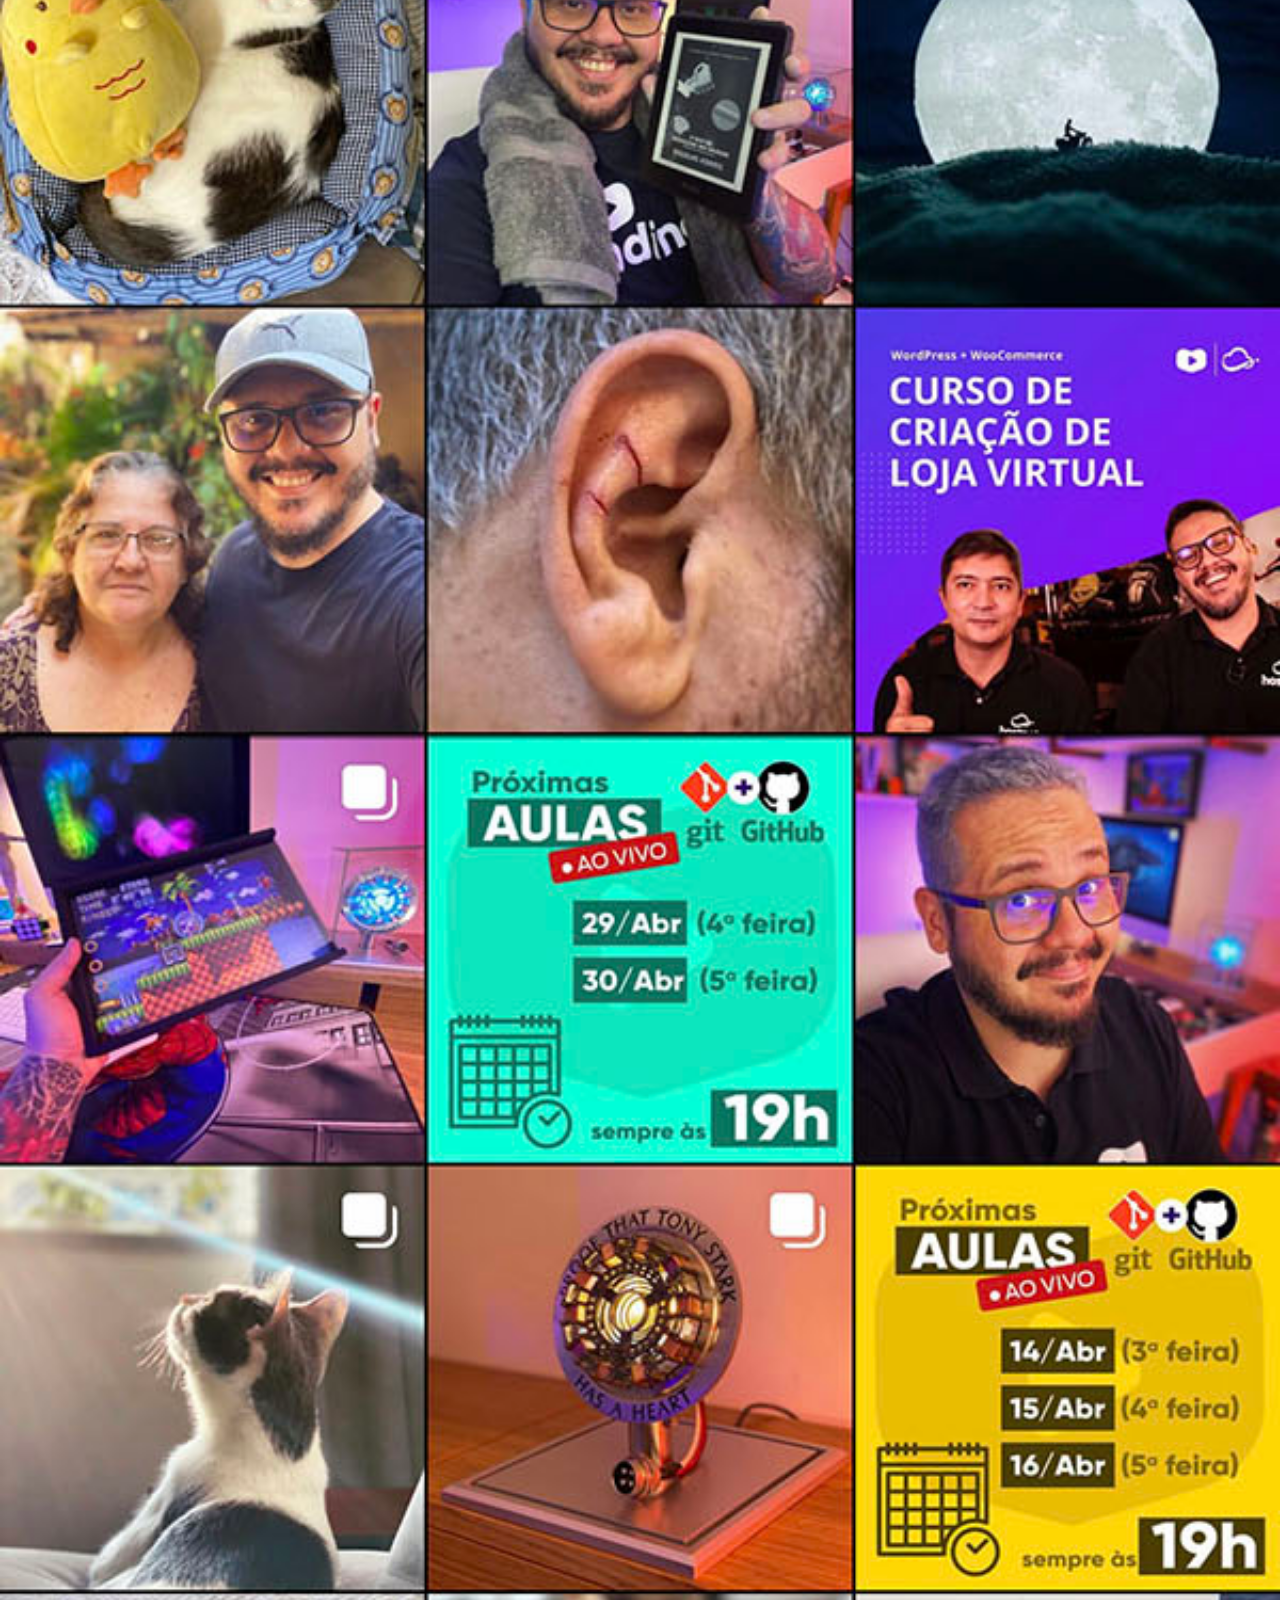
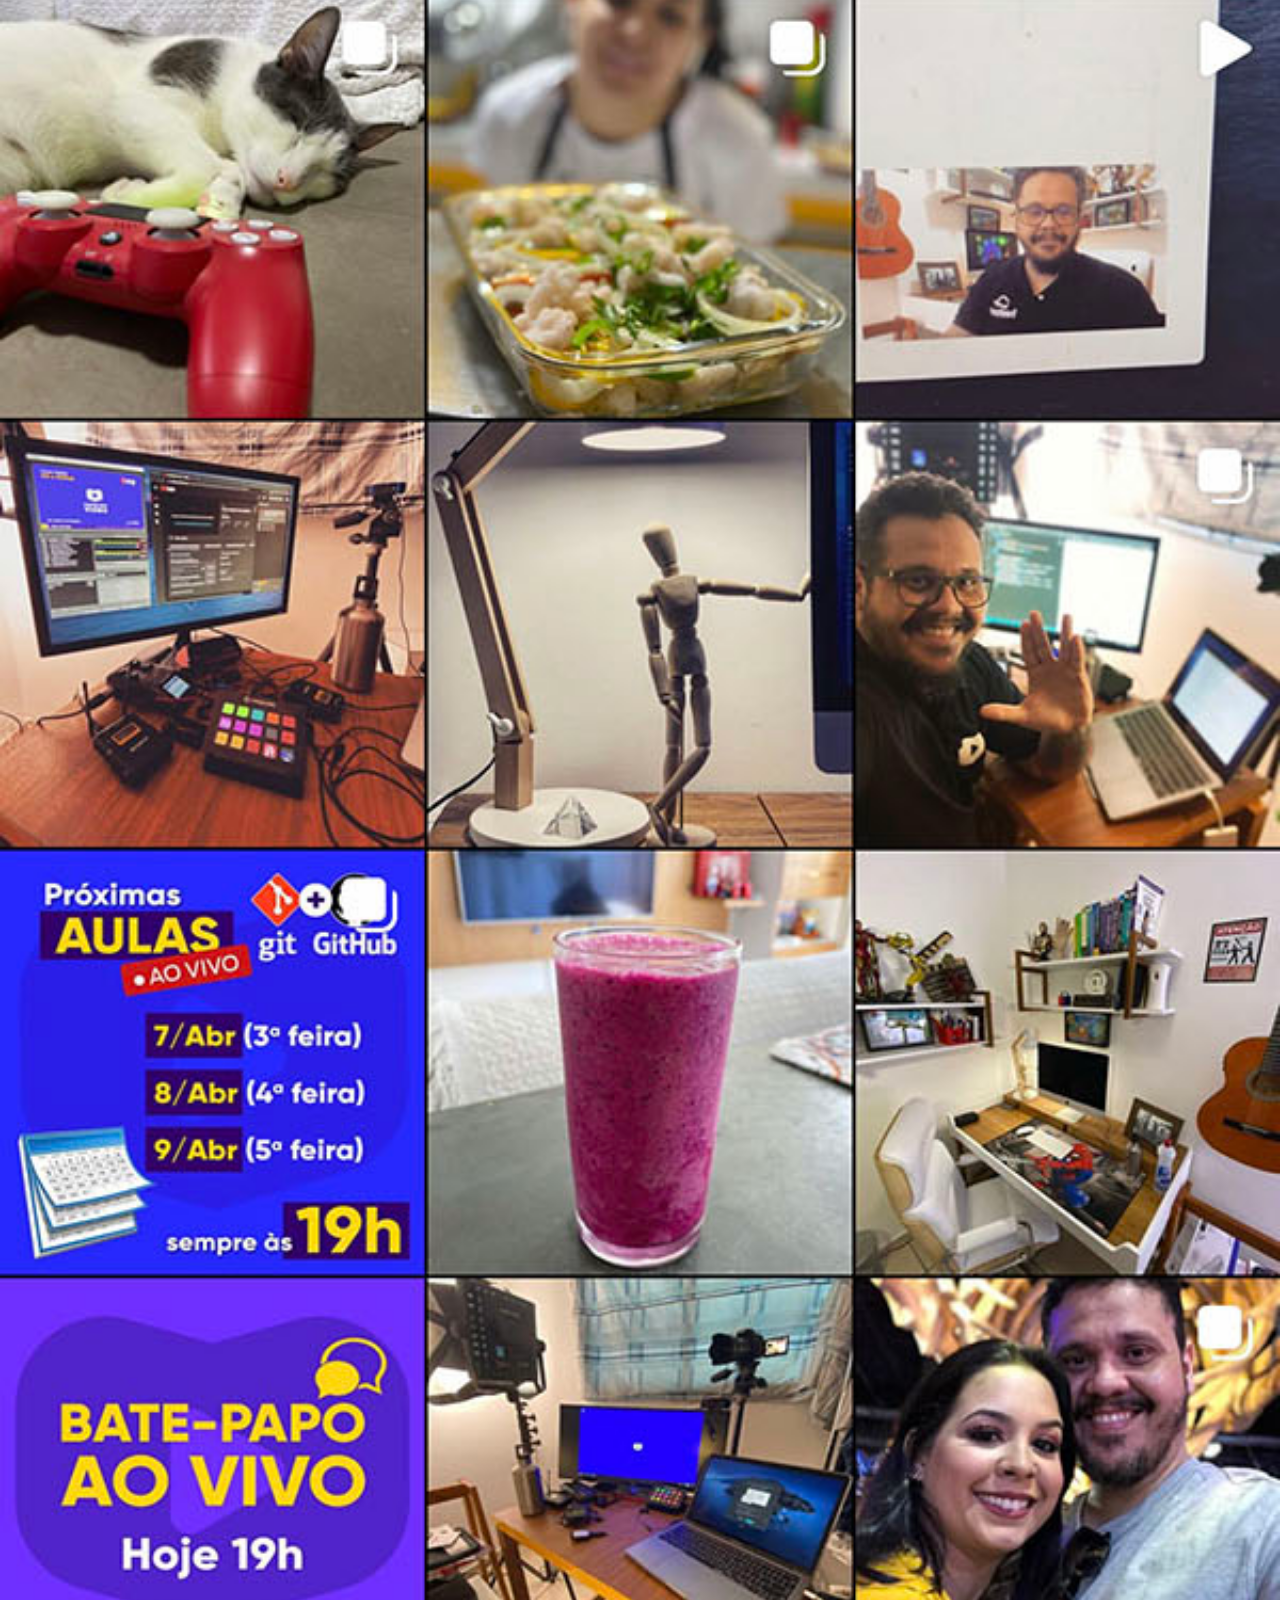
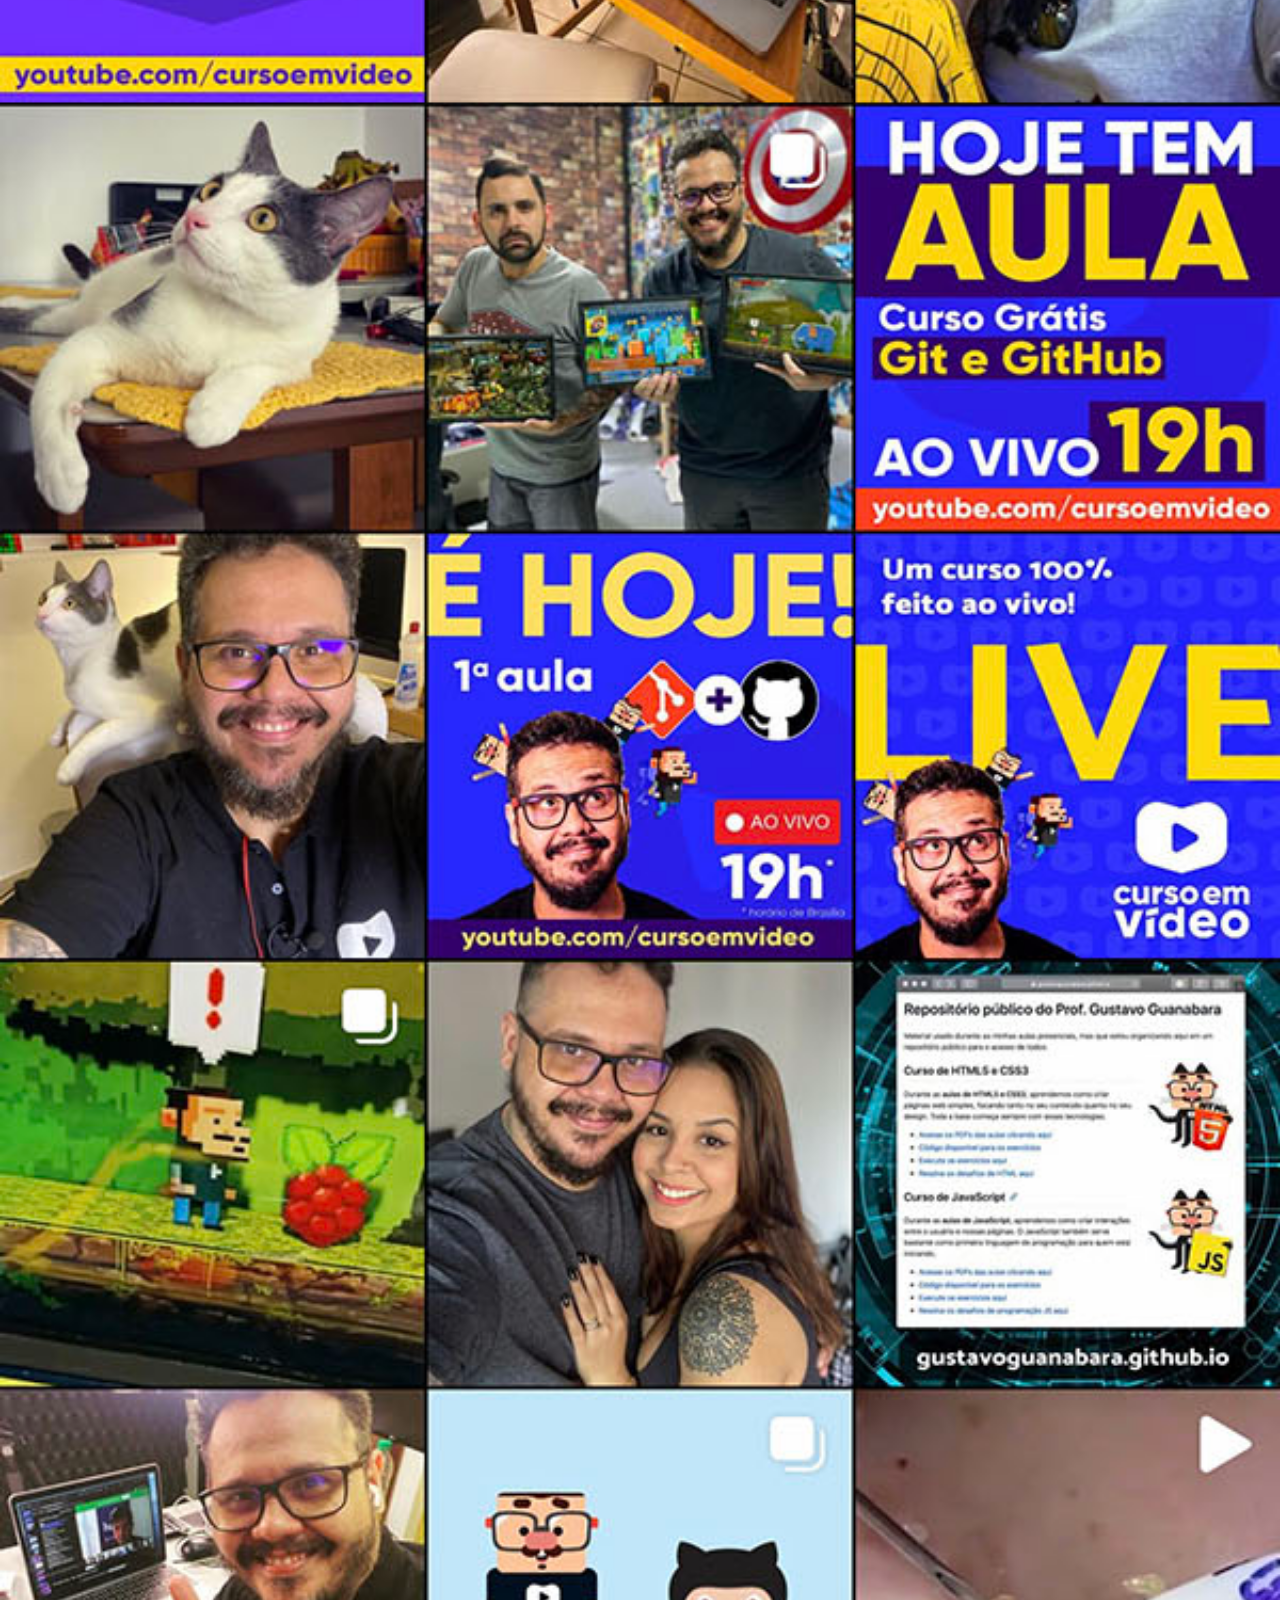
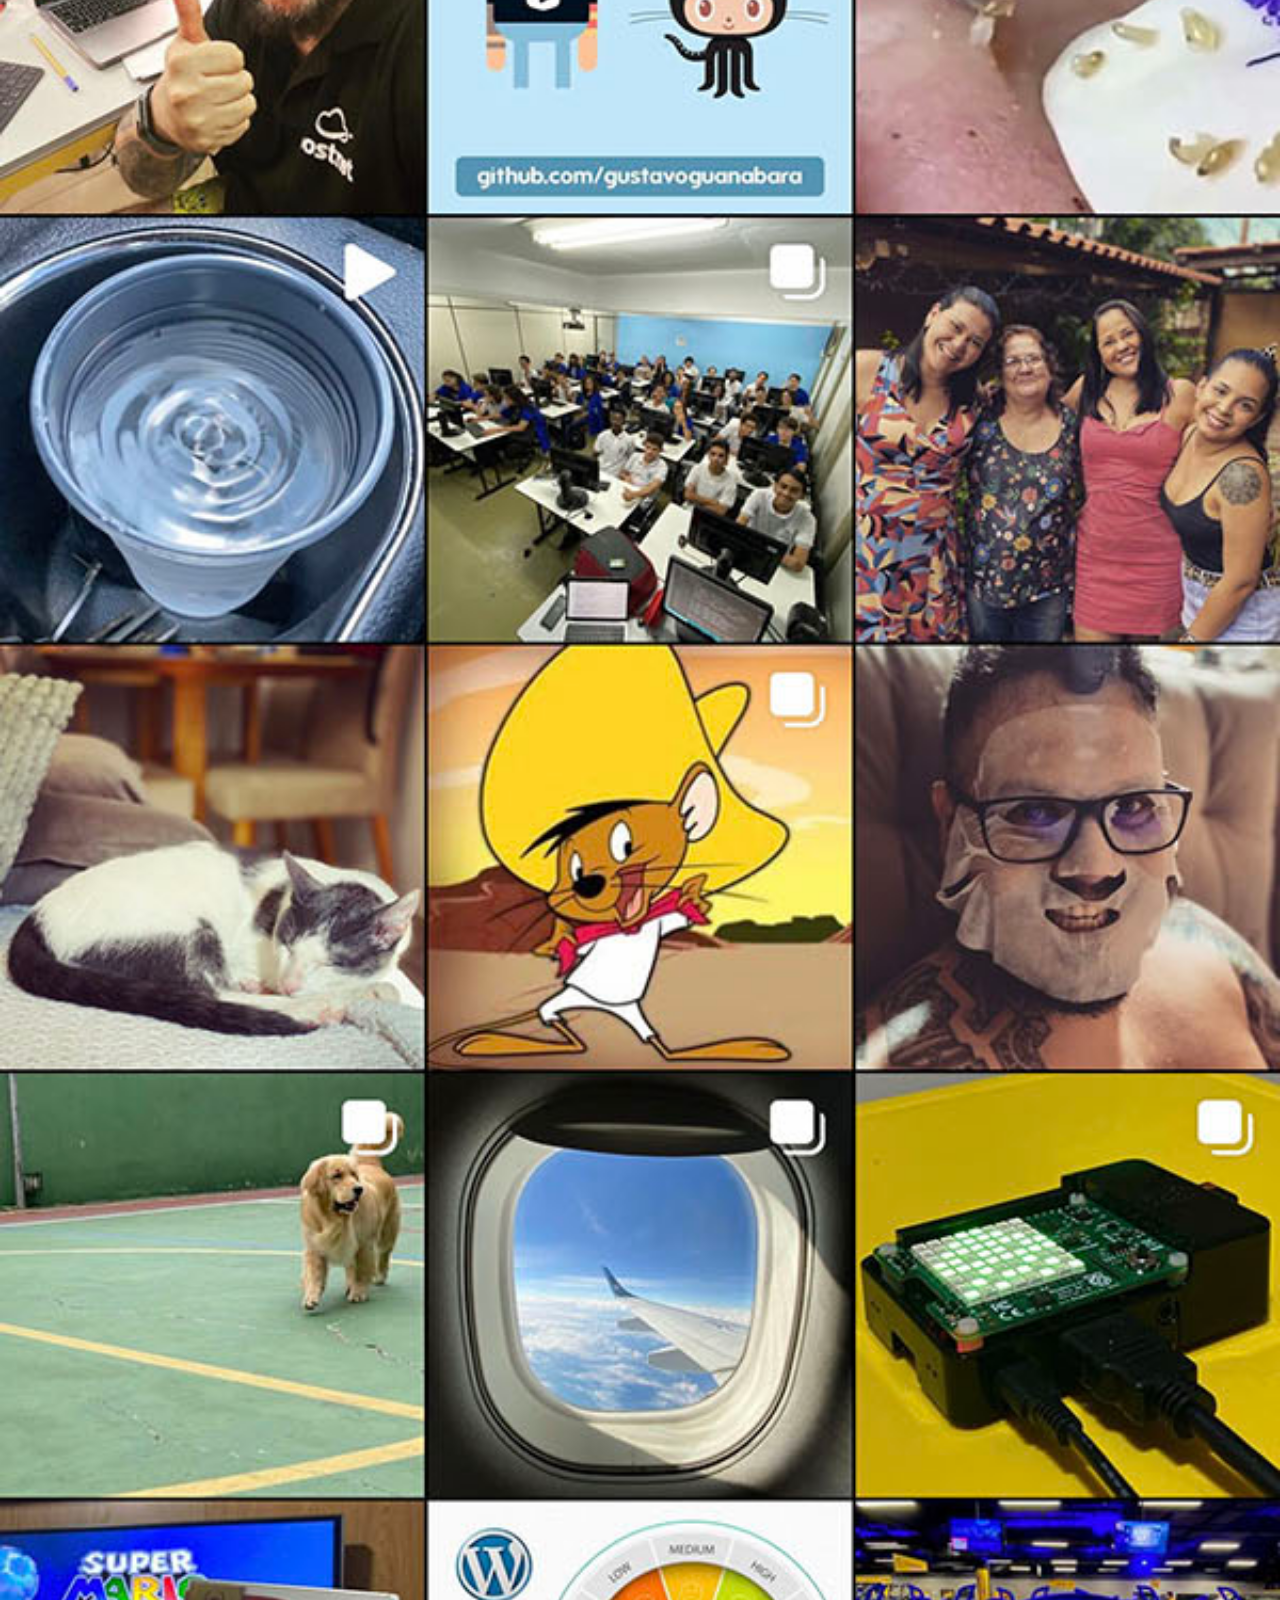
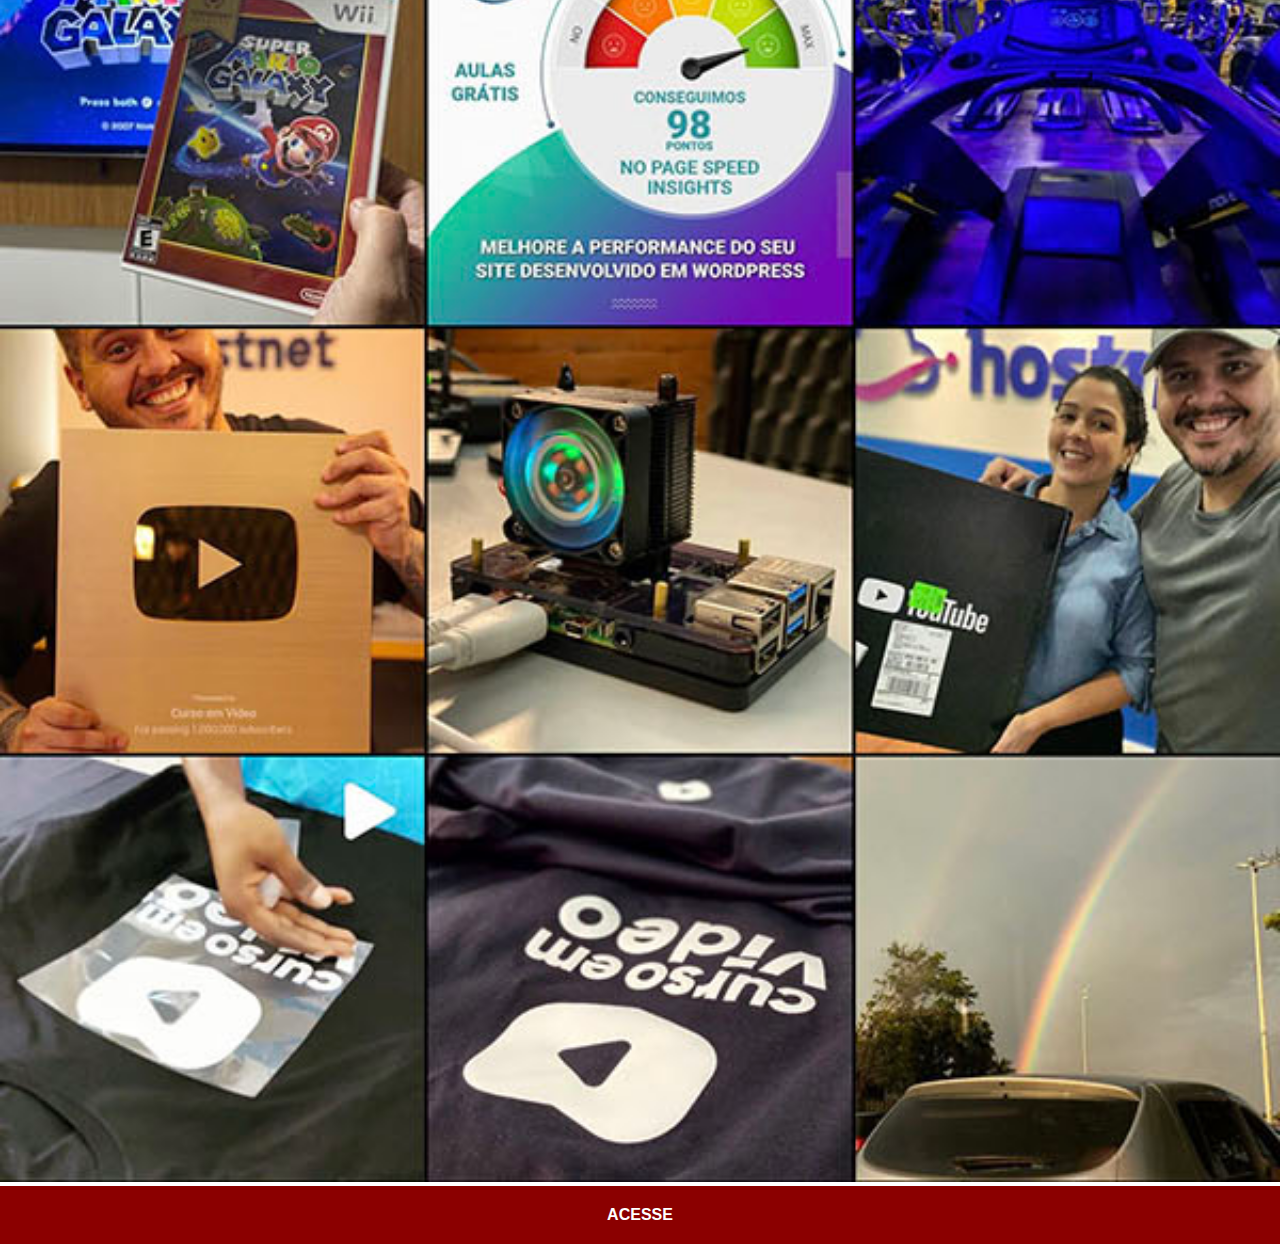
<file: instagram.html>
<!DOCTYPE html>
<html lang="pt-br">
<head>
    <meta charset="UTF-8">
    <meta name="viewport" content="width=device-width, initial-scale=1.0">
    <title>Página Instagram</title>
    <link rel="stylesheet" href="estilos/social.css">
</head>
<body>
    <img src="imagens/tela-instagram.jpg" alt="Instagram">
    <a href="https://www.instagram.com/lucasfernandes1813/" target="_blank">ACESSE</a>
</body>
</html>
</file>
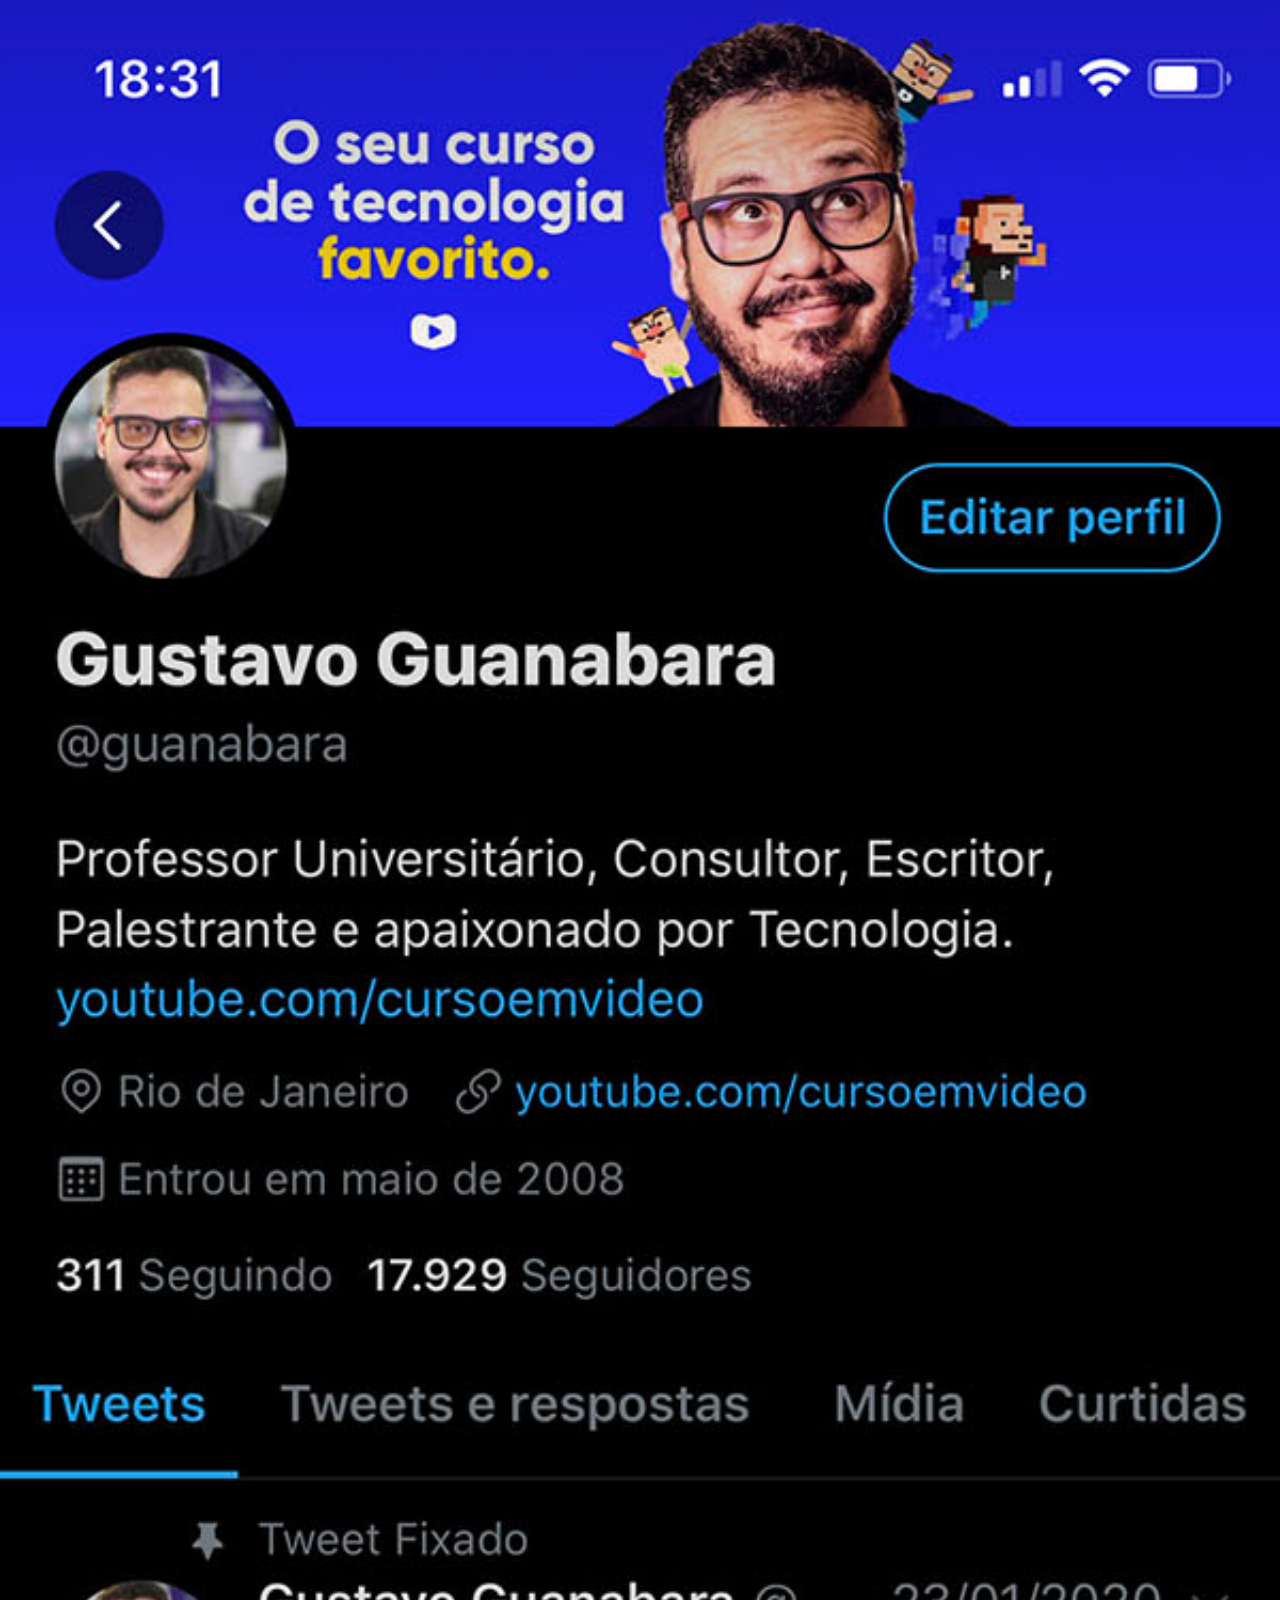
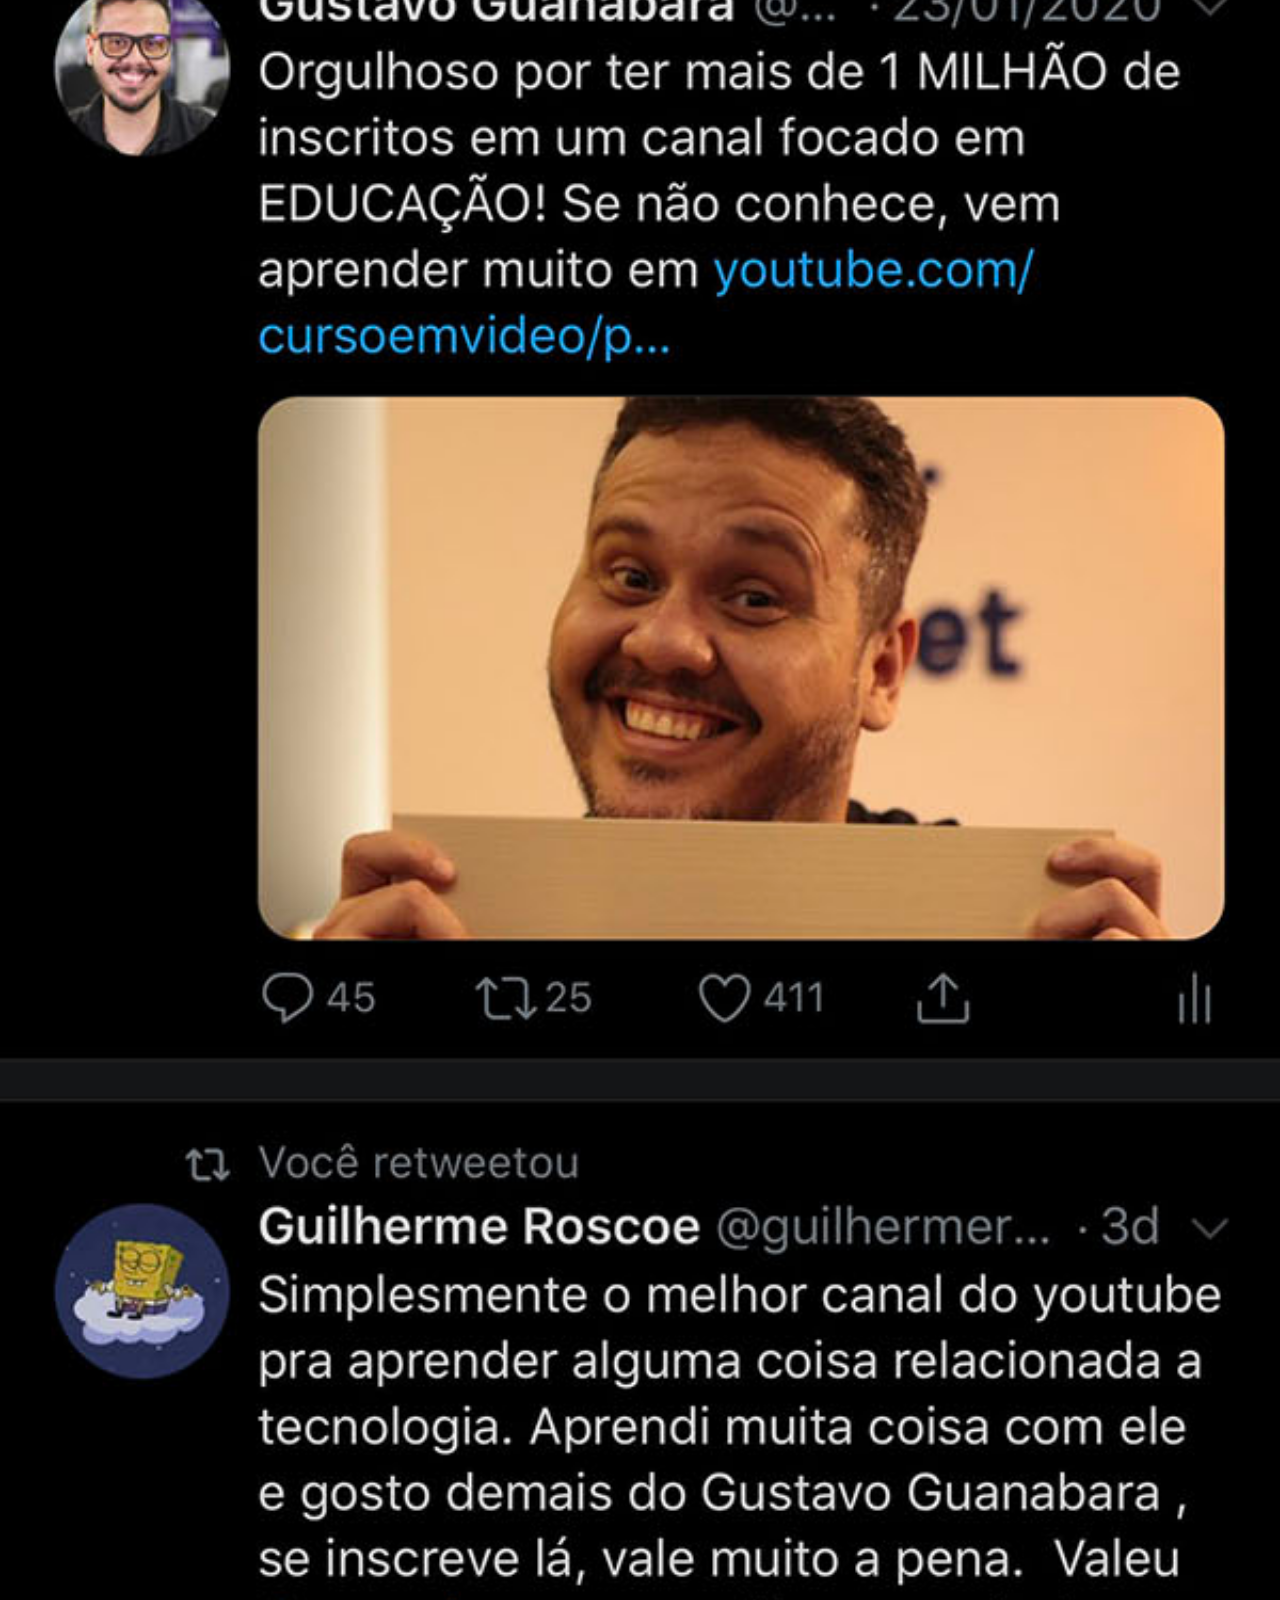
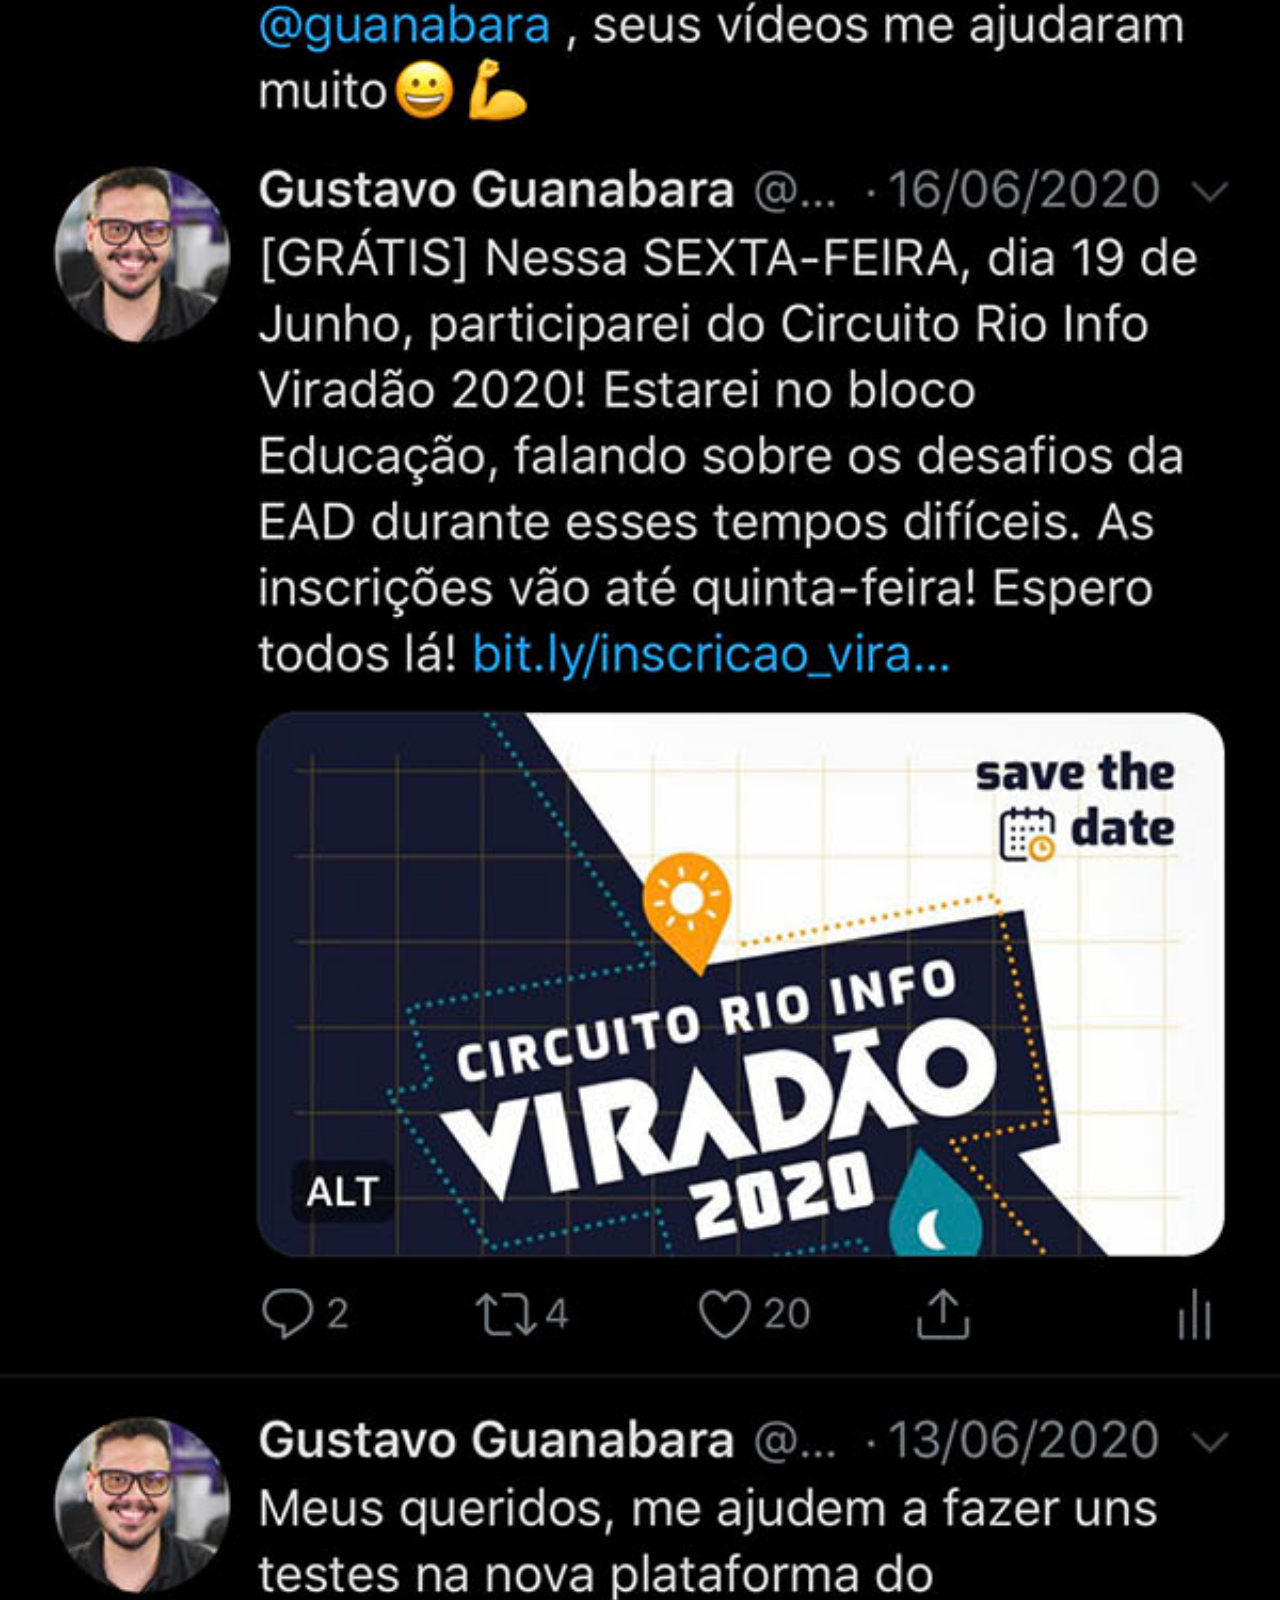
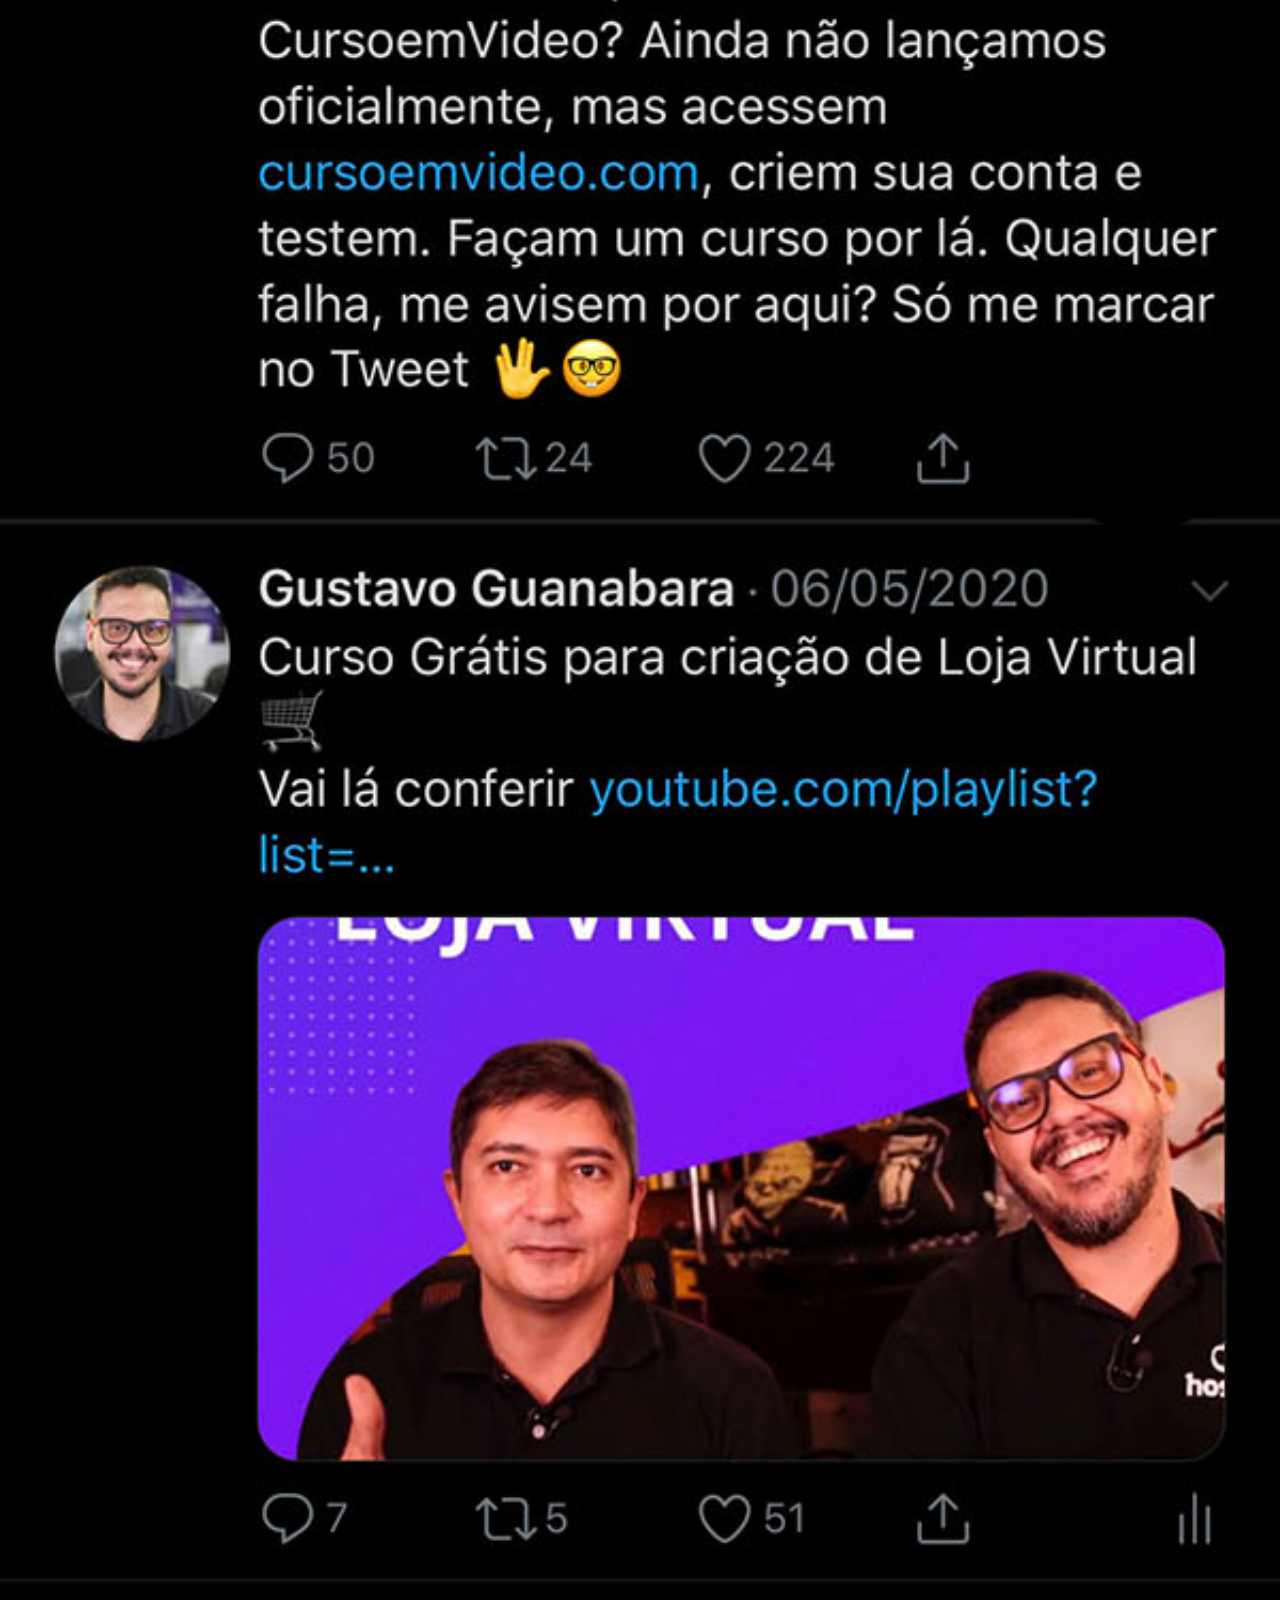
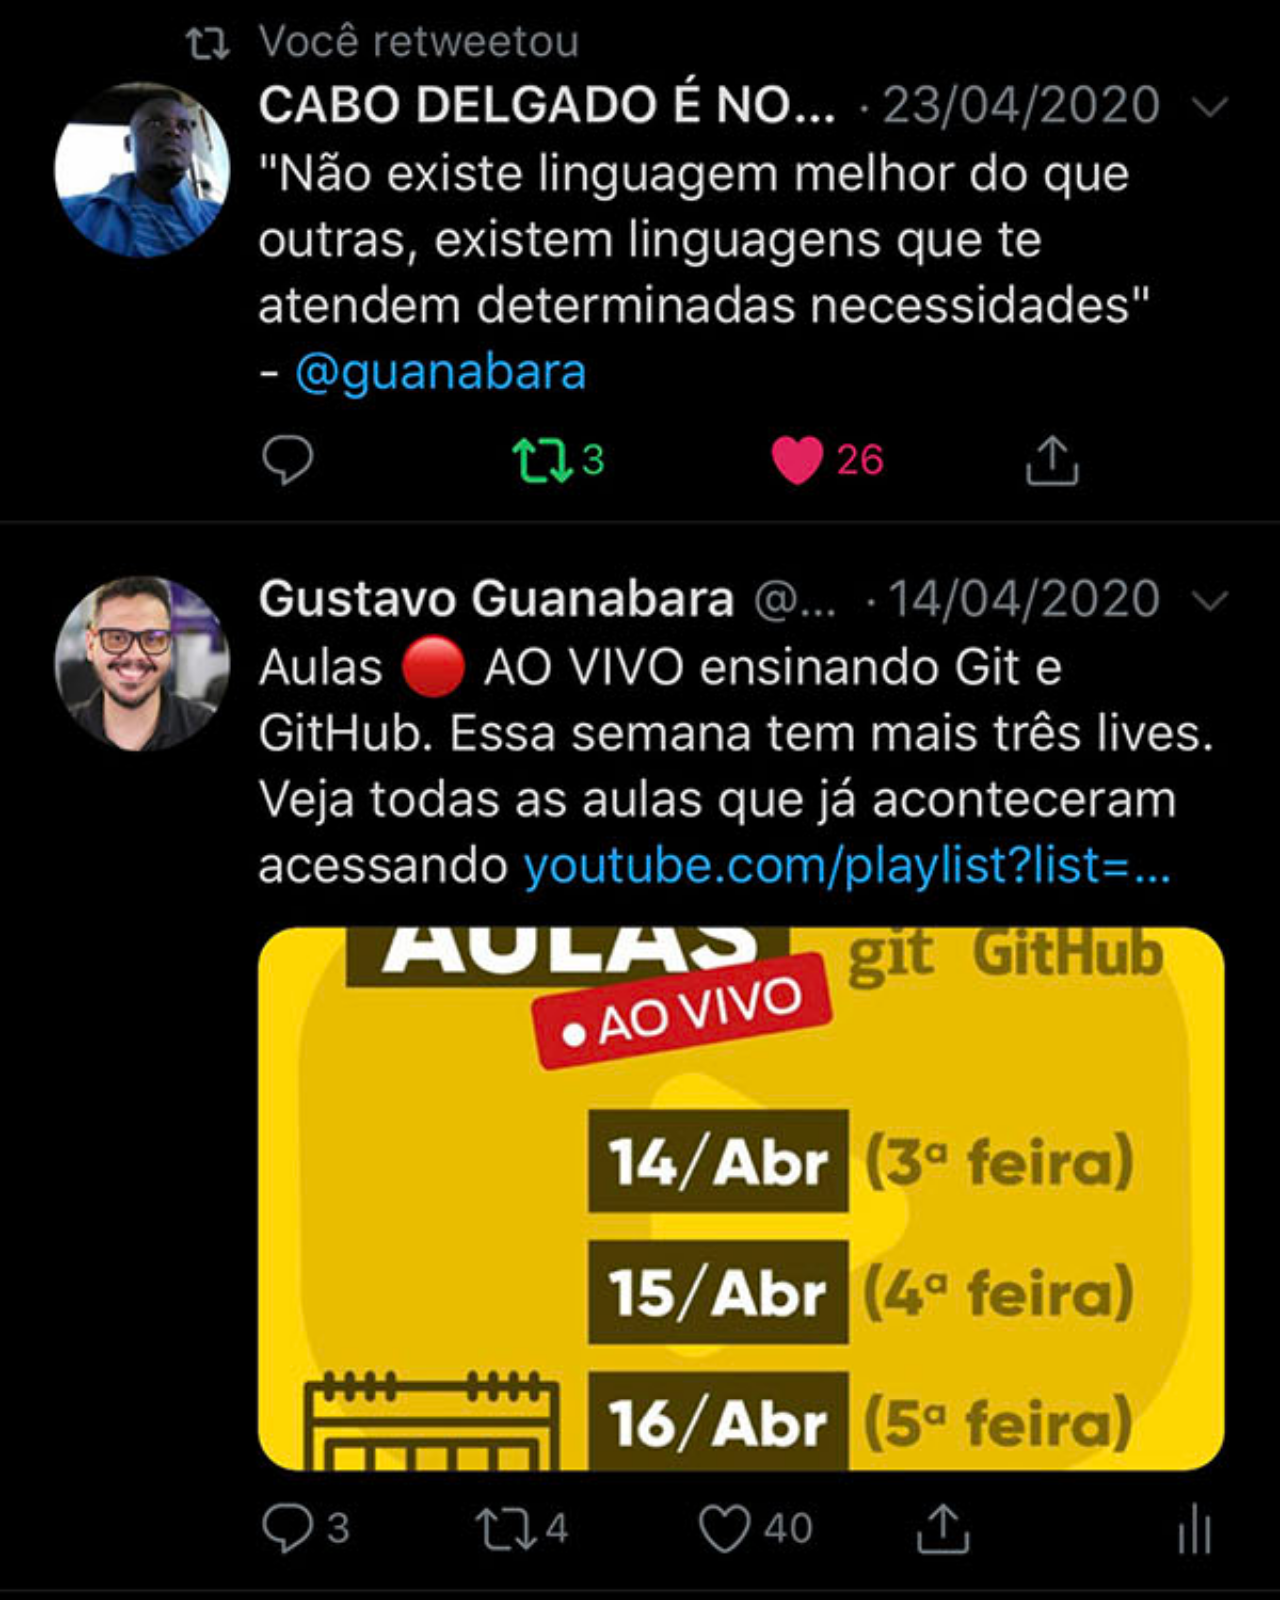
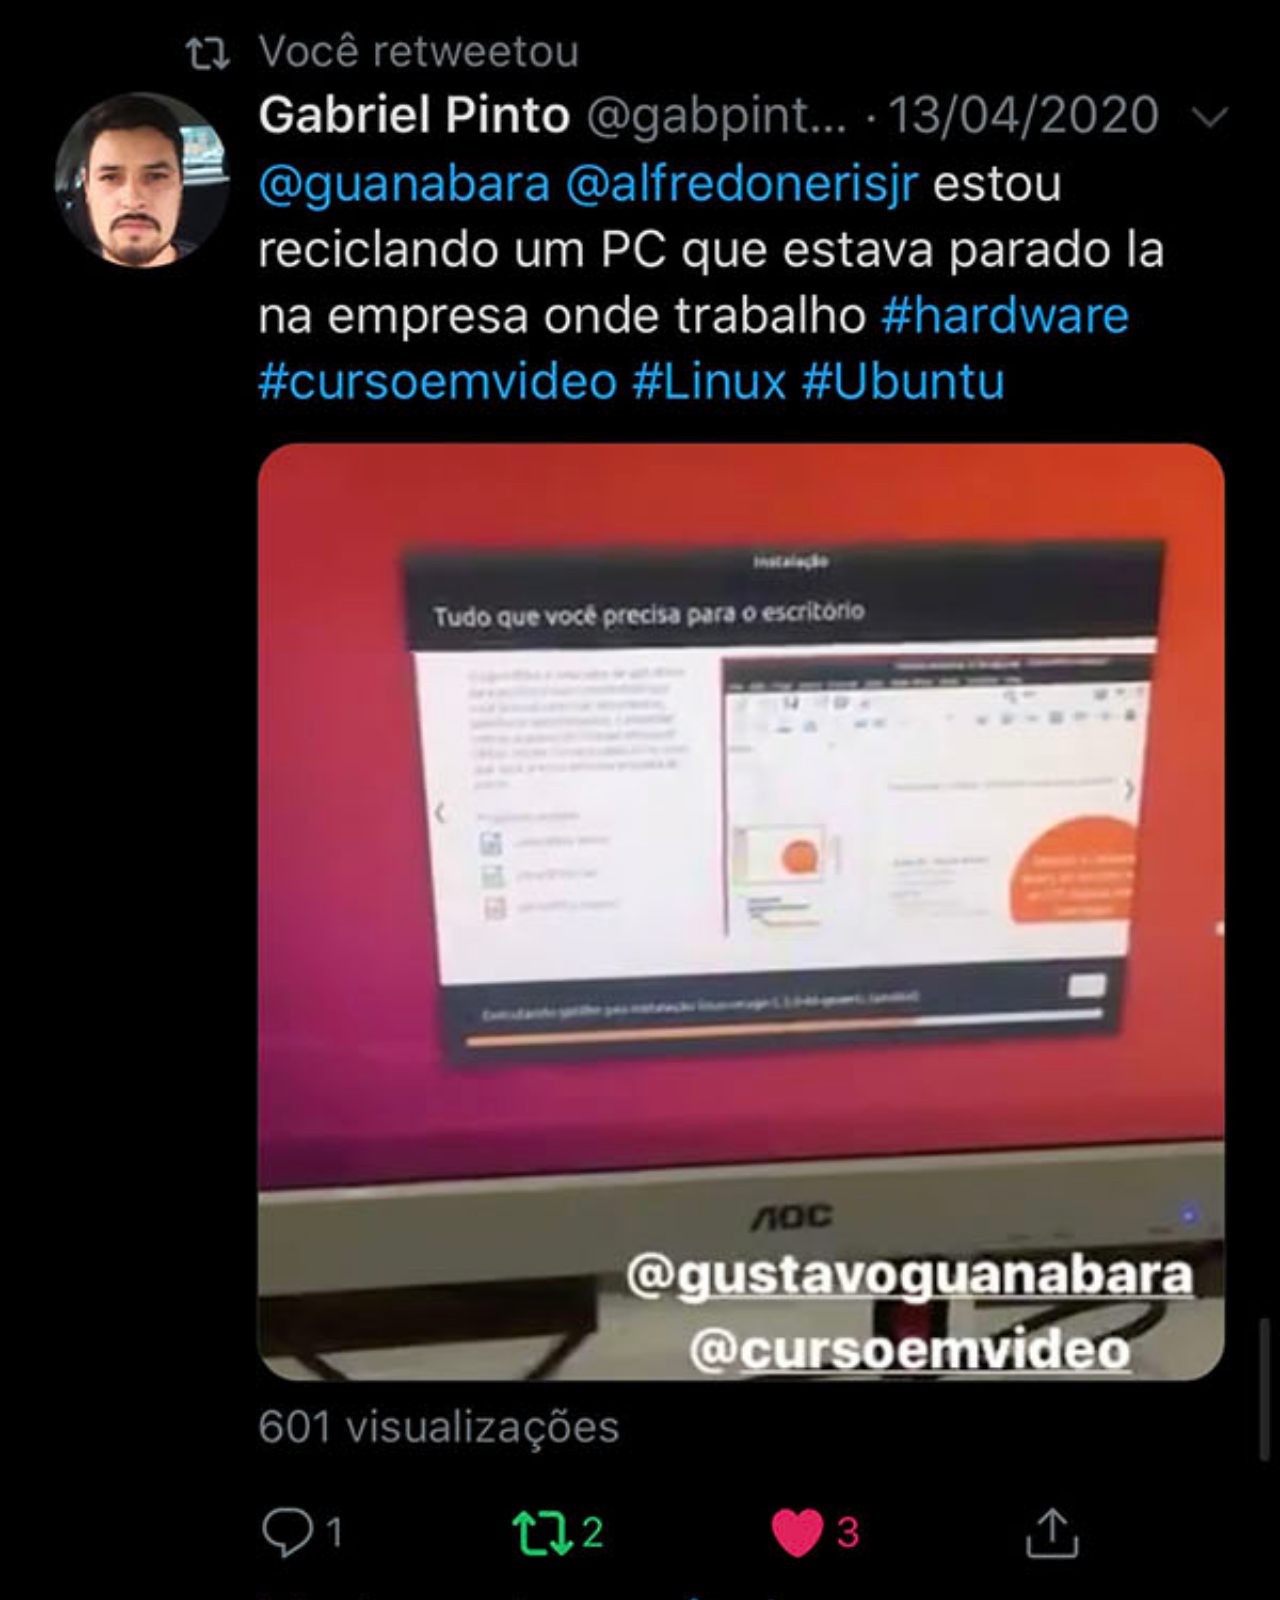
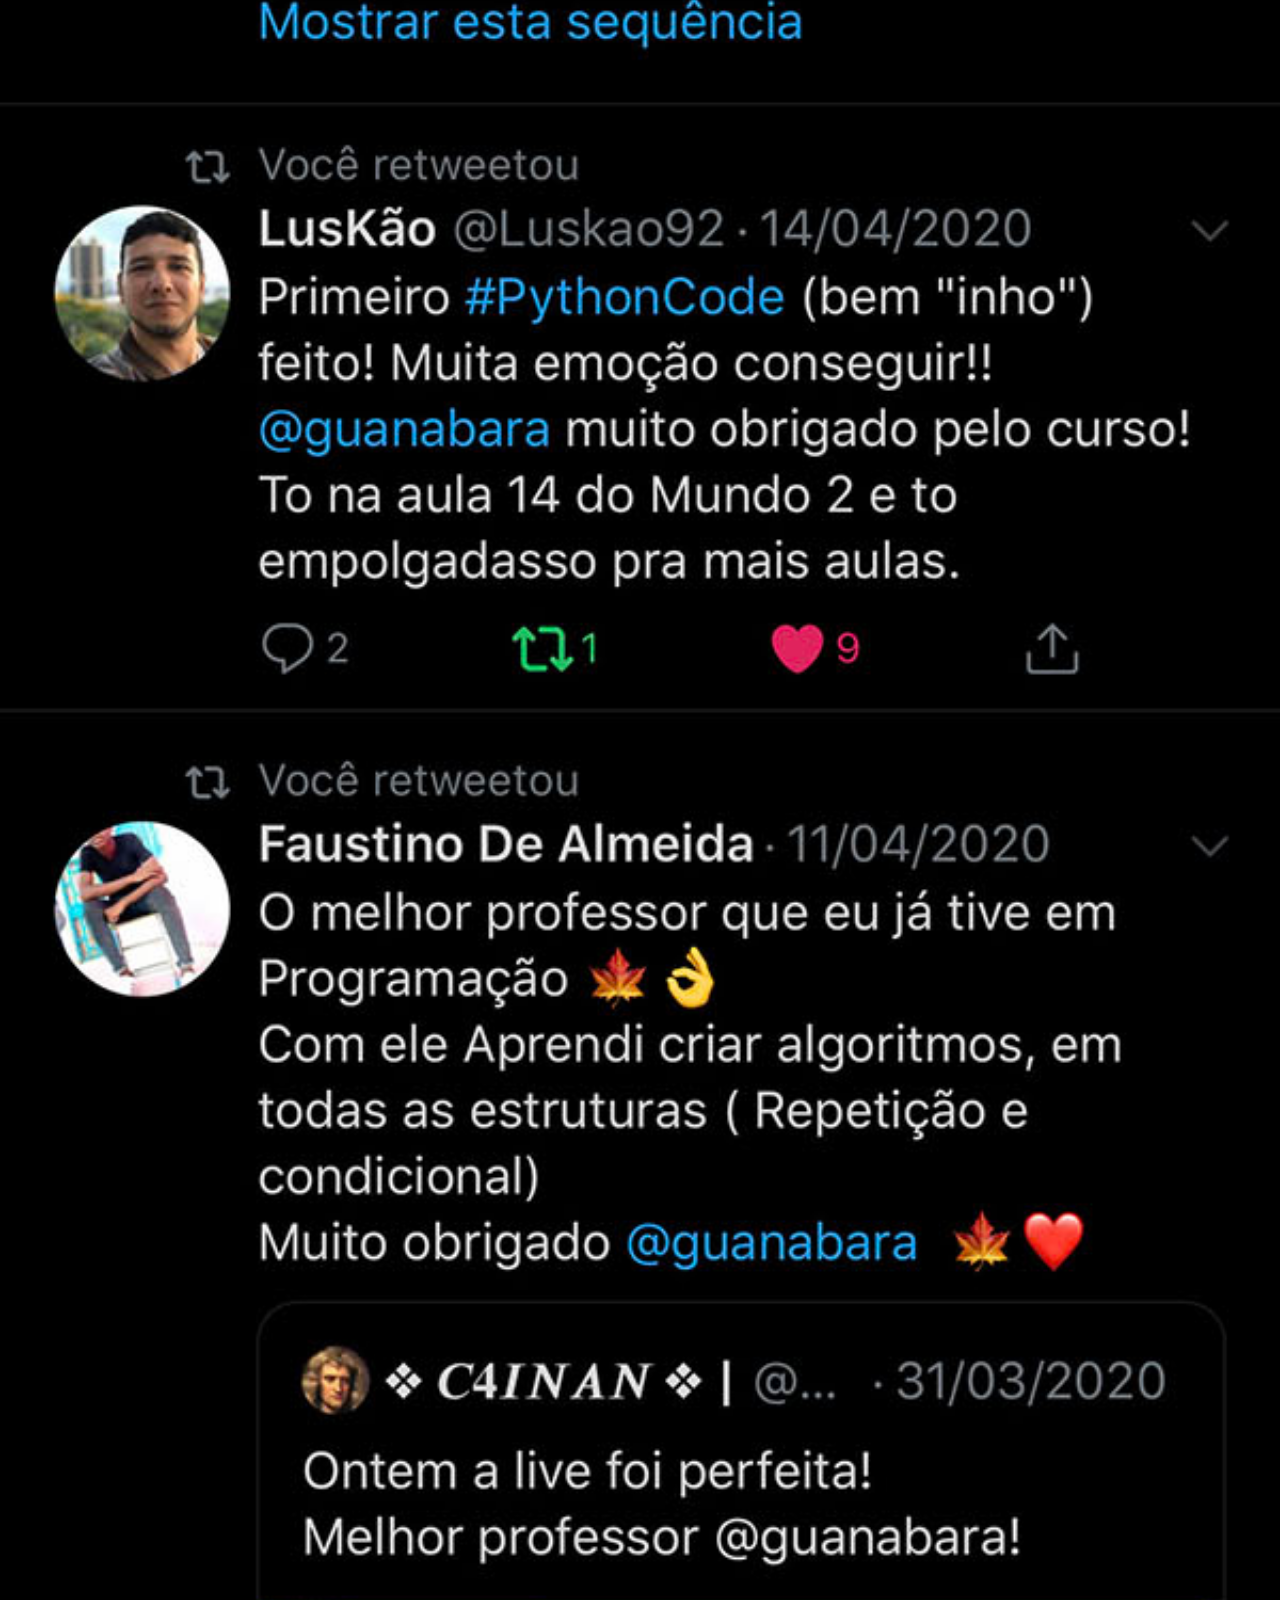
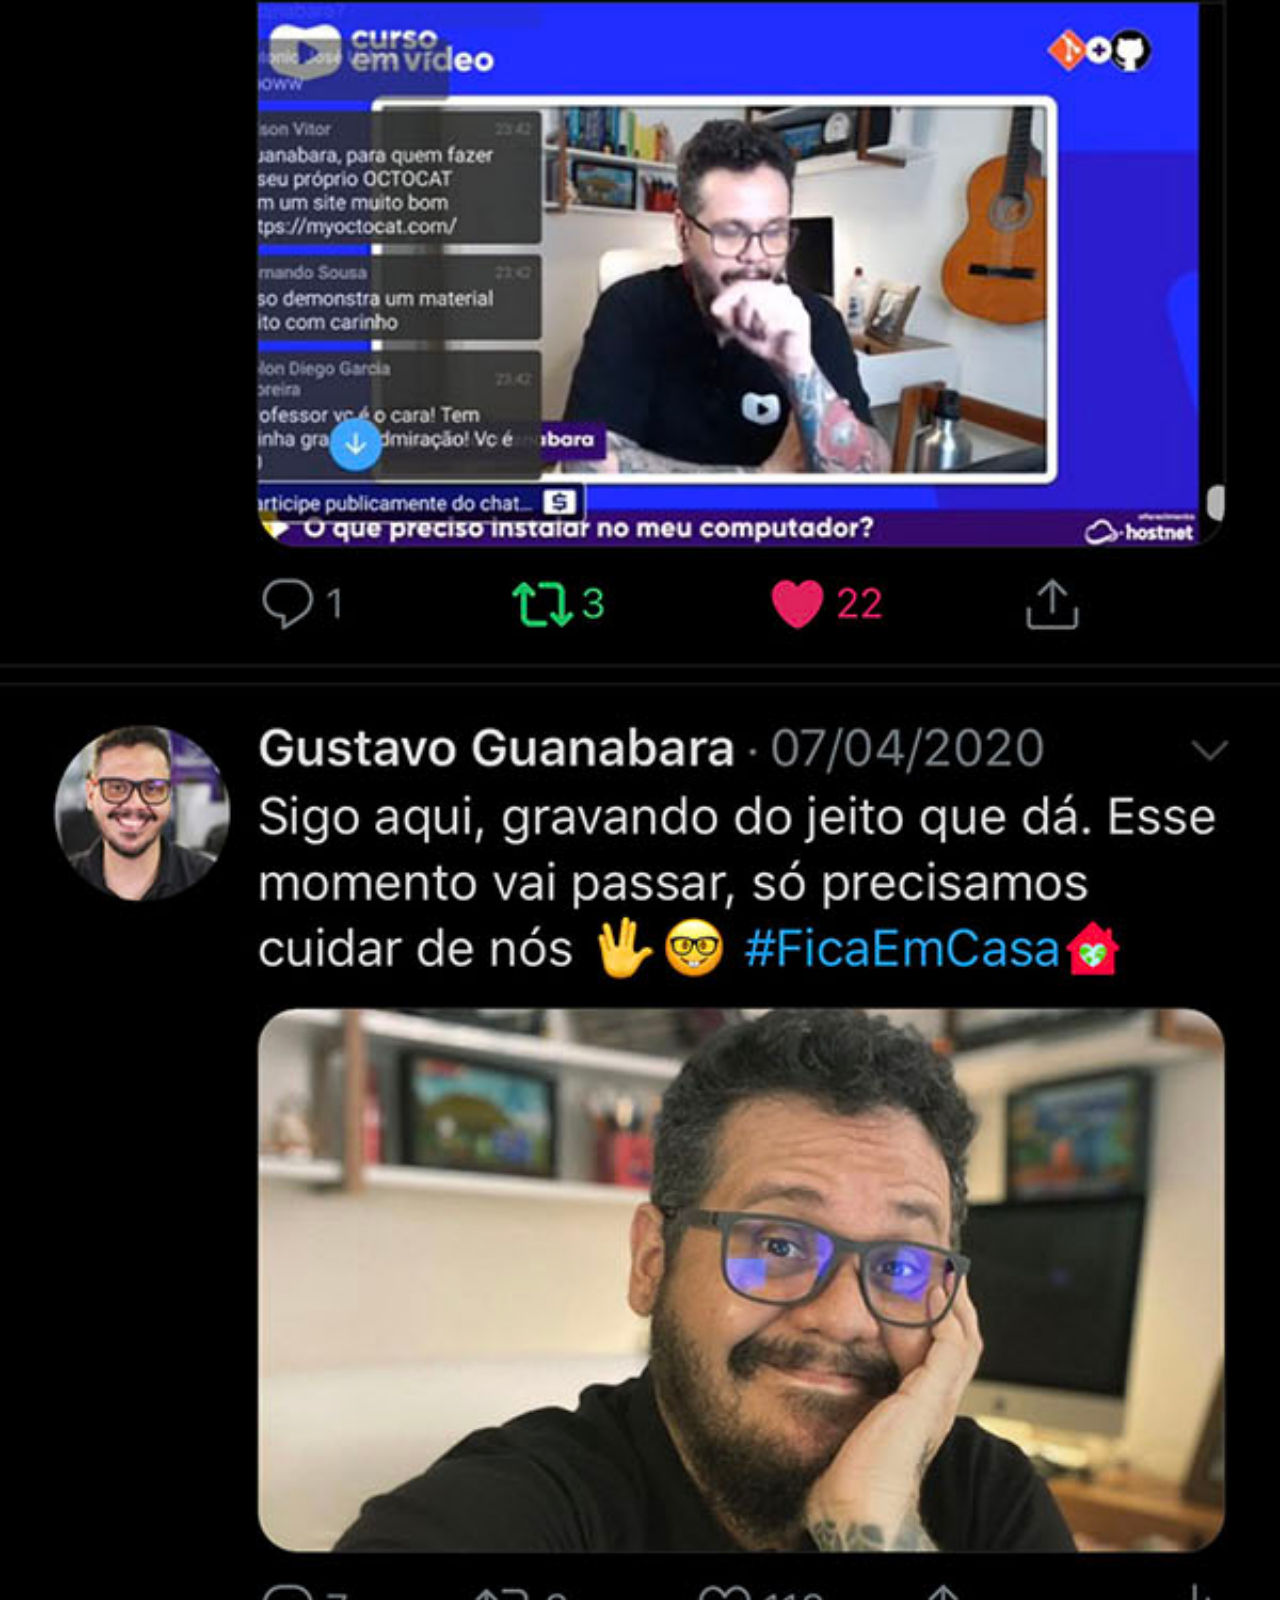
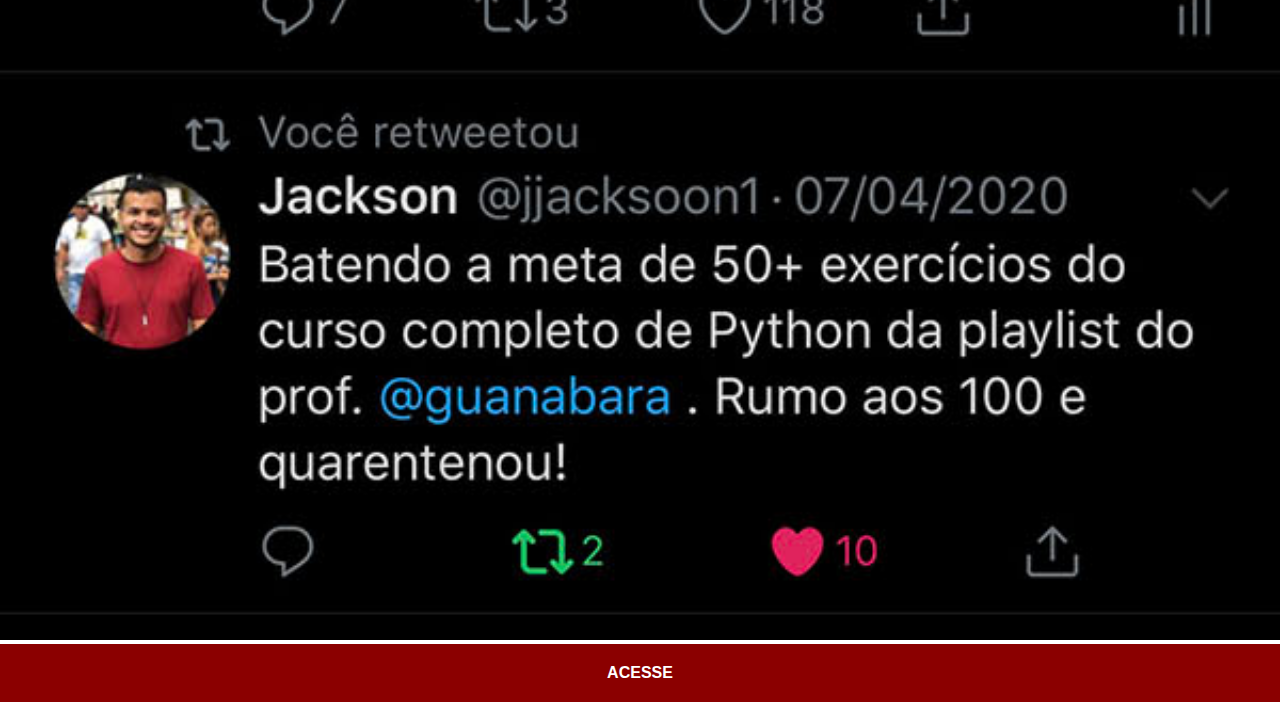
<file: twitter.html>
<!DOCTYPE html>
<html lang="en">
<head>
    <meta charset="UTF-8">
    <meta name="viewport" content="width=device-width, initial-scale=1.0">
    <title>Página Twitter</title>
    <link rel="stylesheet" href="estilos/social.css">
</head>
<body>
    <img src="imagens/tela-twitter.jpg" alt="Twitter">
    <a href="https://x.com/guanabara" target="_blank">ACESSE</a>
</body>
</html>
</file>
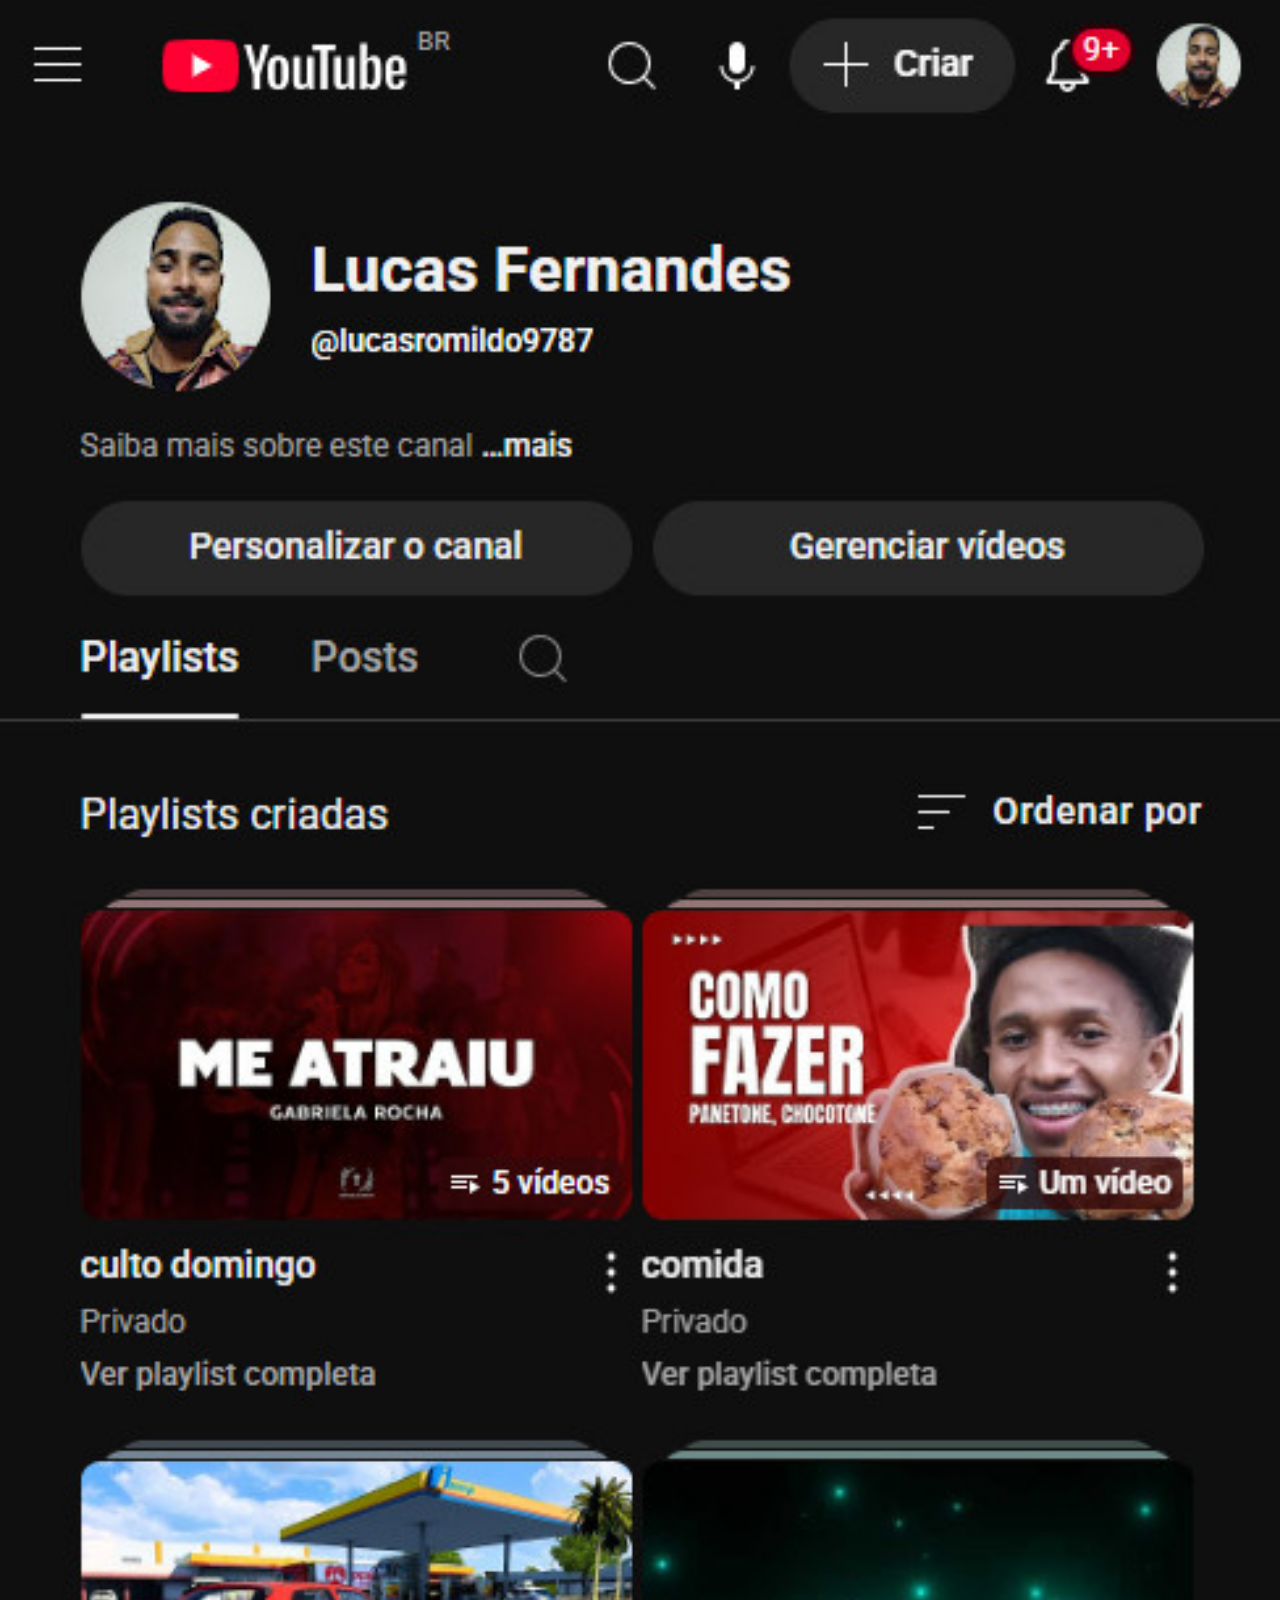
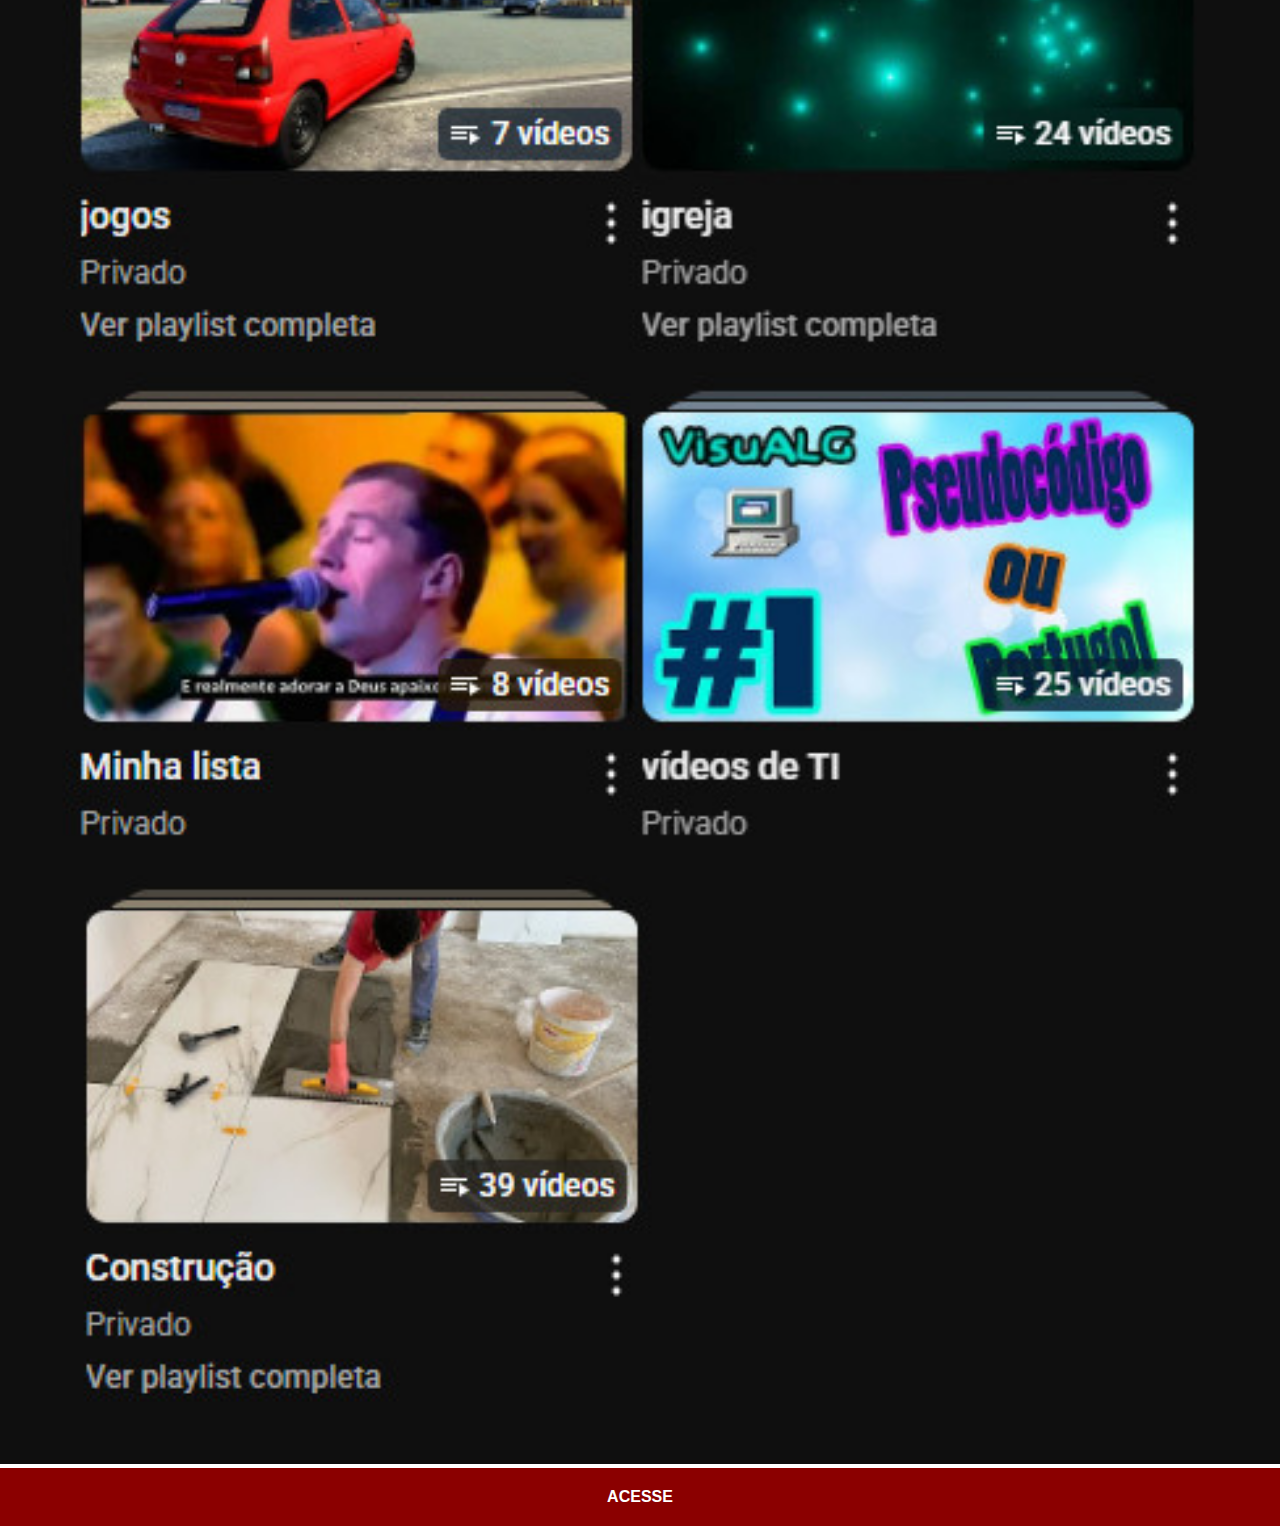
<file: youtube.html>
<!DOCTYPE html>
<html lang="pt-br">
<head>
    <meta charset="UTF-8">
    <meta name="viewport" content="width=device-width, initial-scale=1.0">
    <title>You Tube</title>
    <link rel="stylesheet" href="estilos/social.css">
</head>
<body>
    <img src="imagens/tela-youtube.jpg" alt="YouTube">
    <a href="https://www.youtube.com/@lucasromildo9787" target="_blank">ACESSE</a>
</body>
</html>
</file>
<file: estilos/style.css>
@charset "UTF-8";

* {
    margin: 0px;
    padding: 0px;
    font-family: Arial, Helvetica, sans-serif;
}

html, body {
    height: 100vh;
    width: 100vw;
    background-color: black;
}

body {
    background: url('../imagens/fundo-madeira.jpg') no-repeat top center;
    background-size: cover;
    background-attachment: fixed;
}

main {
    position: relative;
    height: 100vh;
}

section#telefone {
    position: absolute;
    top: 50%;
    left: 50%;
    transform:  translate(-50%, -50%);
    
    height: 627px;
    width: 311px;
    background: url('../imagens/frame-iphone.png')
    no-repeat;
}

iframe#tela {
    position: relative;
    top: 80px;
    left: 22px;
    width: 267px;
    height: 471px;
    background: cov;
}

section#redes-sociais {
    text-align: right;
}

section#redes-sociais img { 
    width: 50px;
    margin: 10px;
    border-radius: 50%;
    box-shadow: 2px 2px 5px rgba(0,0,0,0.400);
    box-sizing: border-box;
}

section#redes-sociais img:hover { 
    border: 2px solid rgba(255,255,255,0.637);
    transform: translate(-3px, -3px);
    box-shadow: 5px 5px 10px rgba(0,0,0,0.623);
    transition: transform .3s;
}
</file>
<file: estilos/social.css>
@charset "UTF-8";

        * {
            margin: 0px;
            padding: 0px;
            font-family: Arial, Helvetica, sans-serif;
        }

        ::-webkit-scrollbar {
            width: 0px;
            height: 0px;
        }

        img {
            width: 100vw;
        }

        a {
            display: block;
            background-color: darkred;
            color: white;
            padding: 20px;
            text-align: center;
            font-weight: bolder;
            text-decoration: none;
        }

        a:hover {
            background-color: red;
        }
</file>
